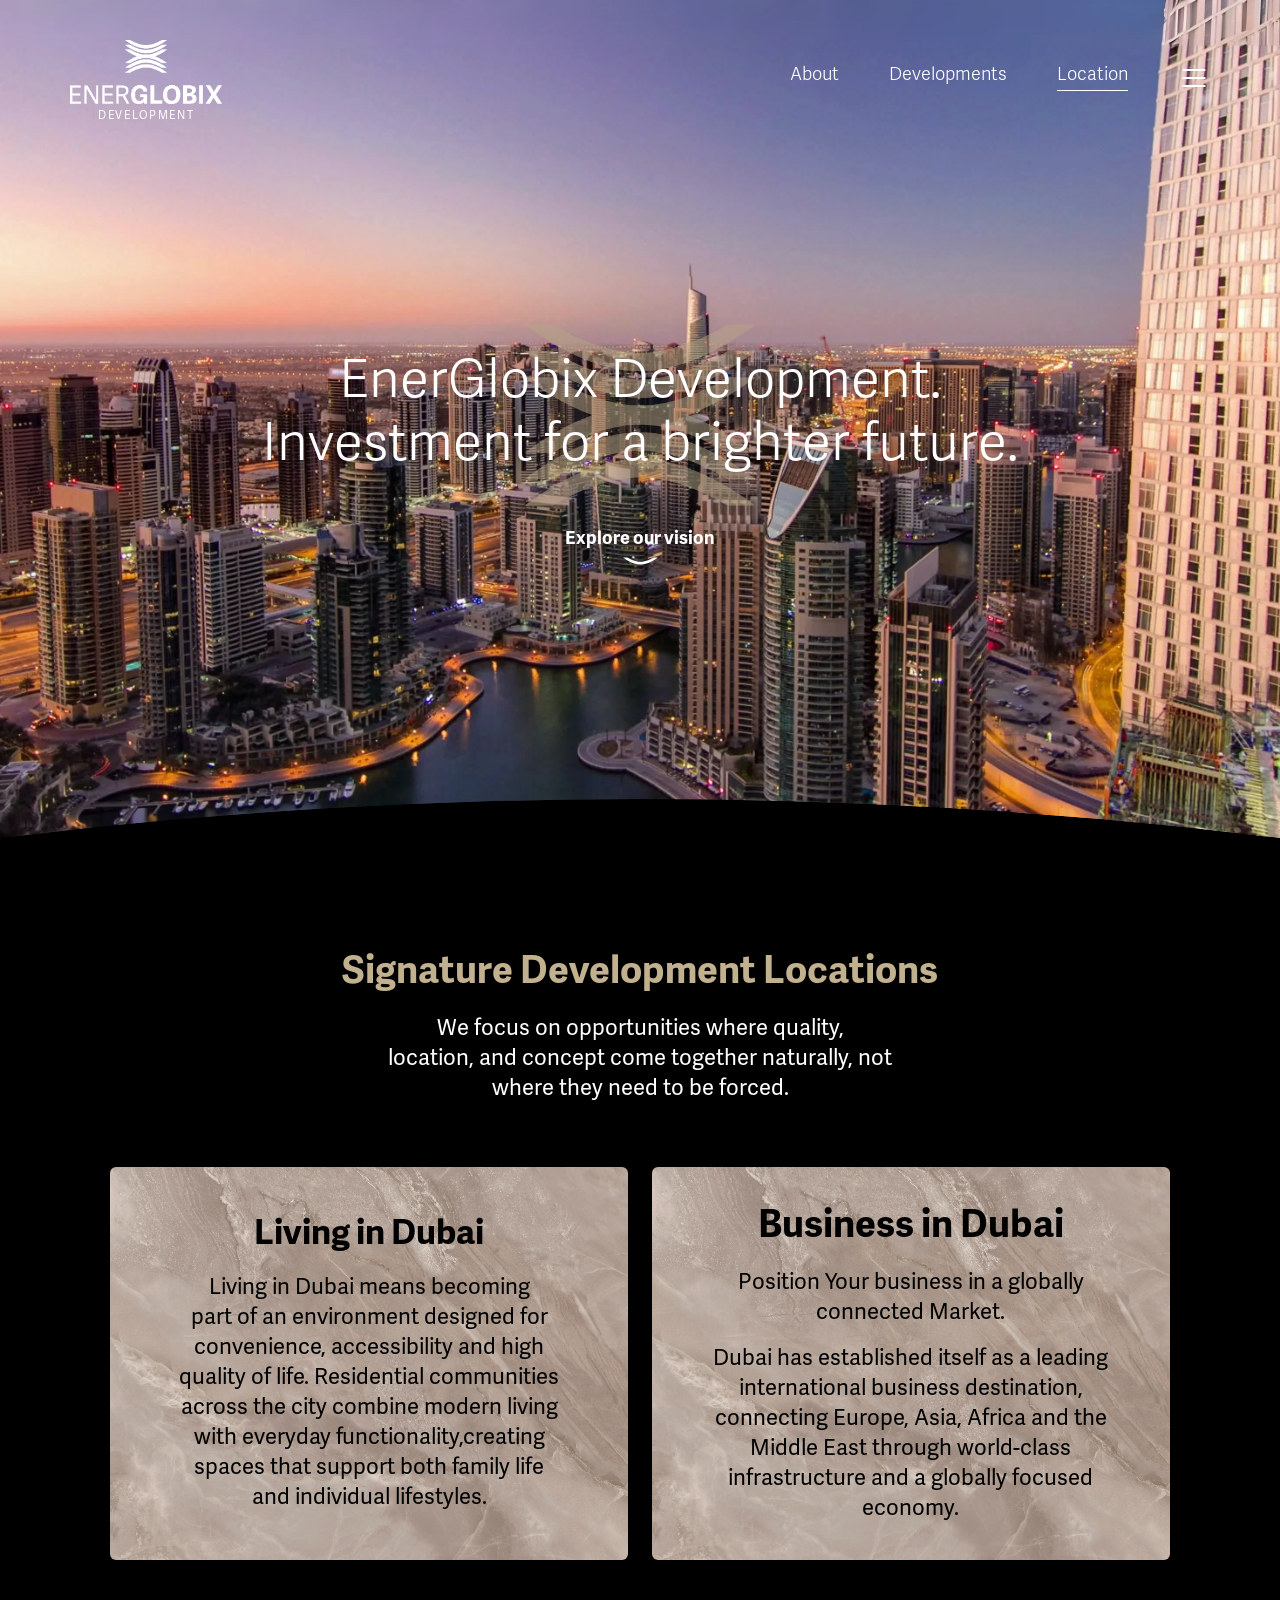
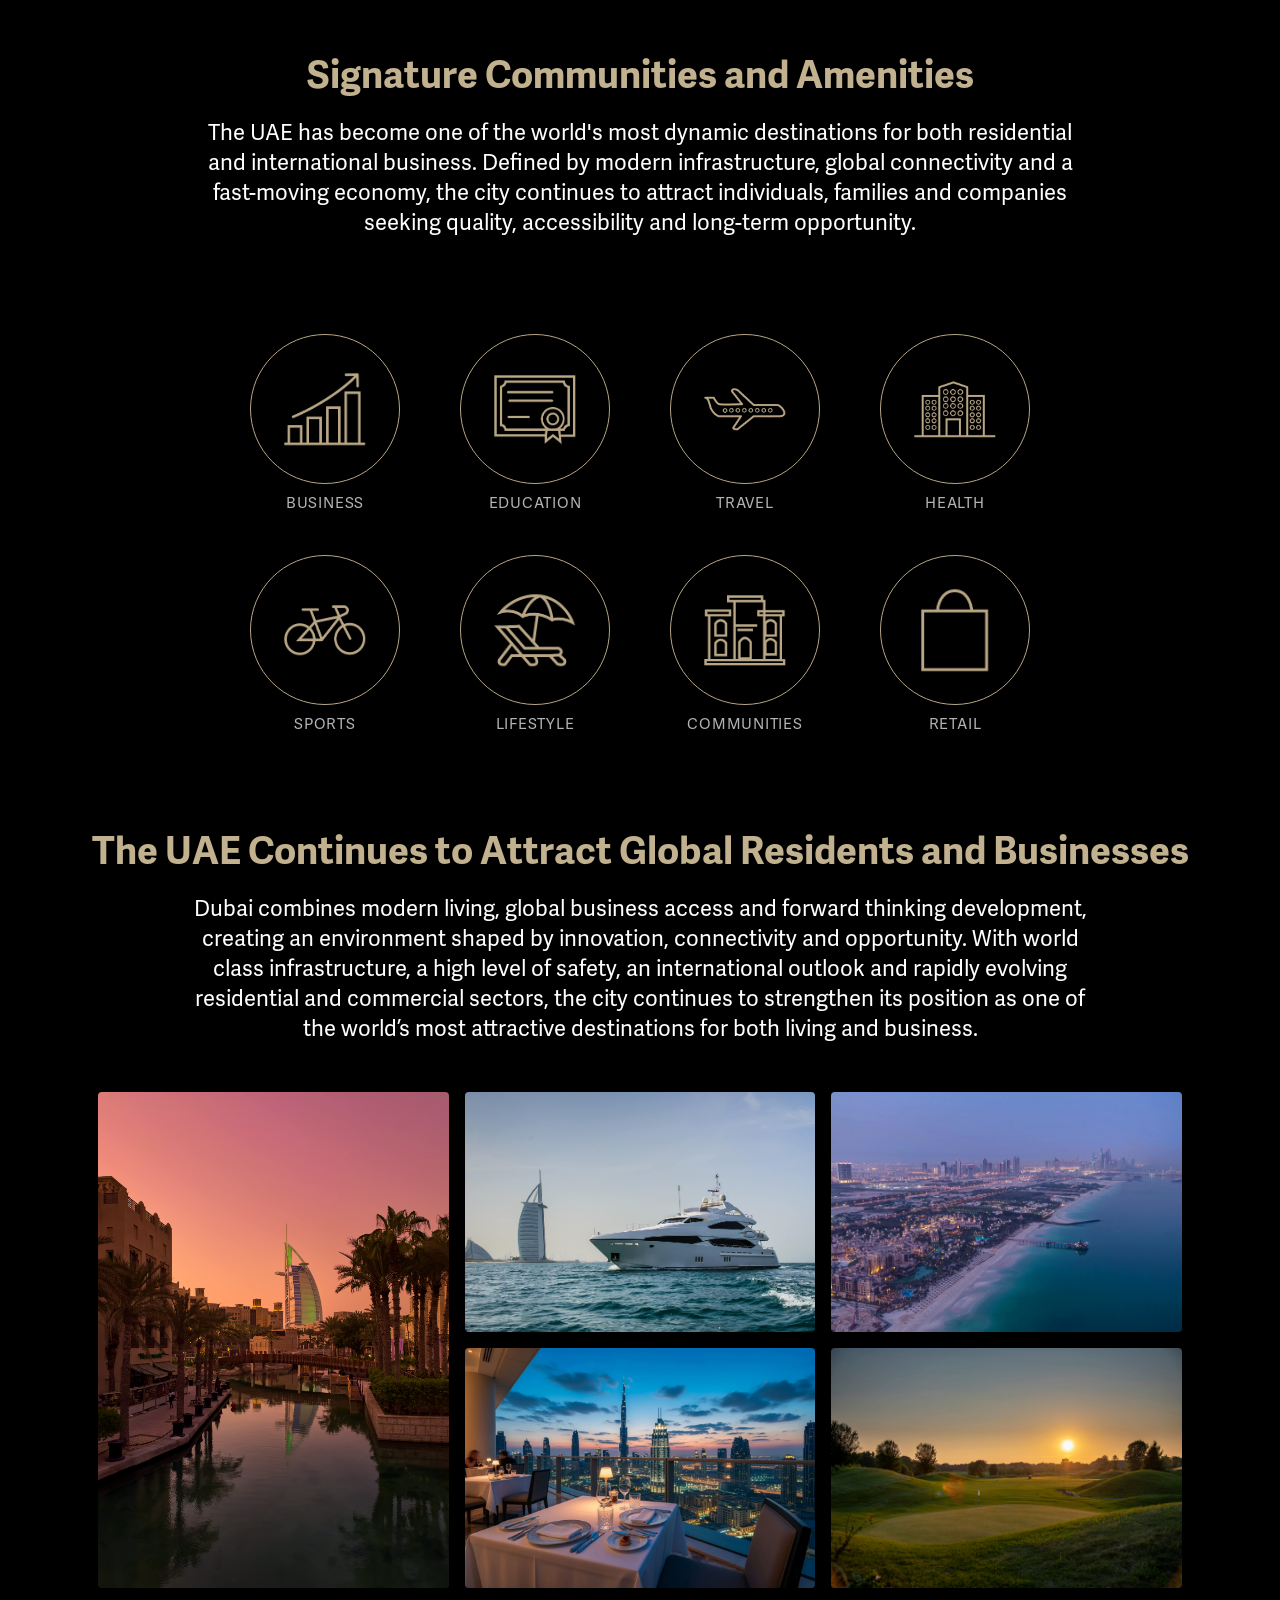
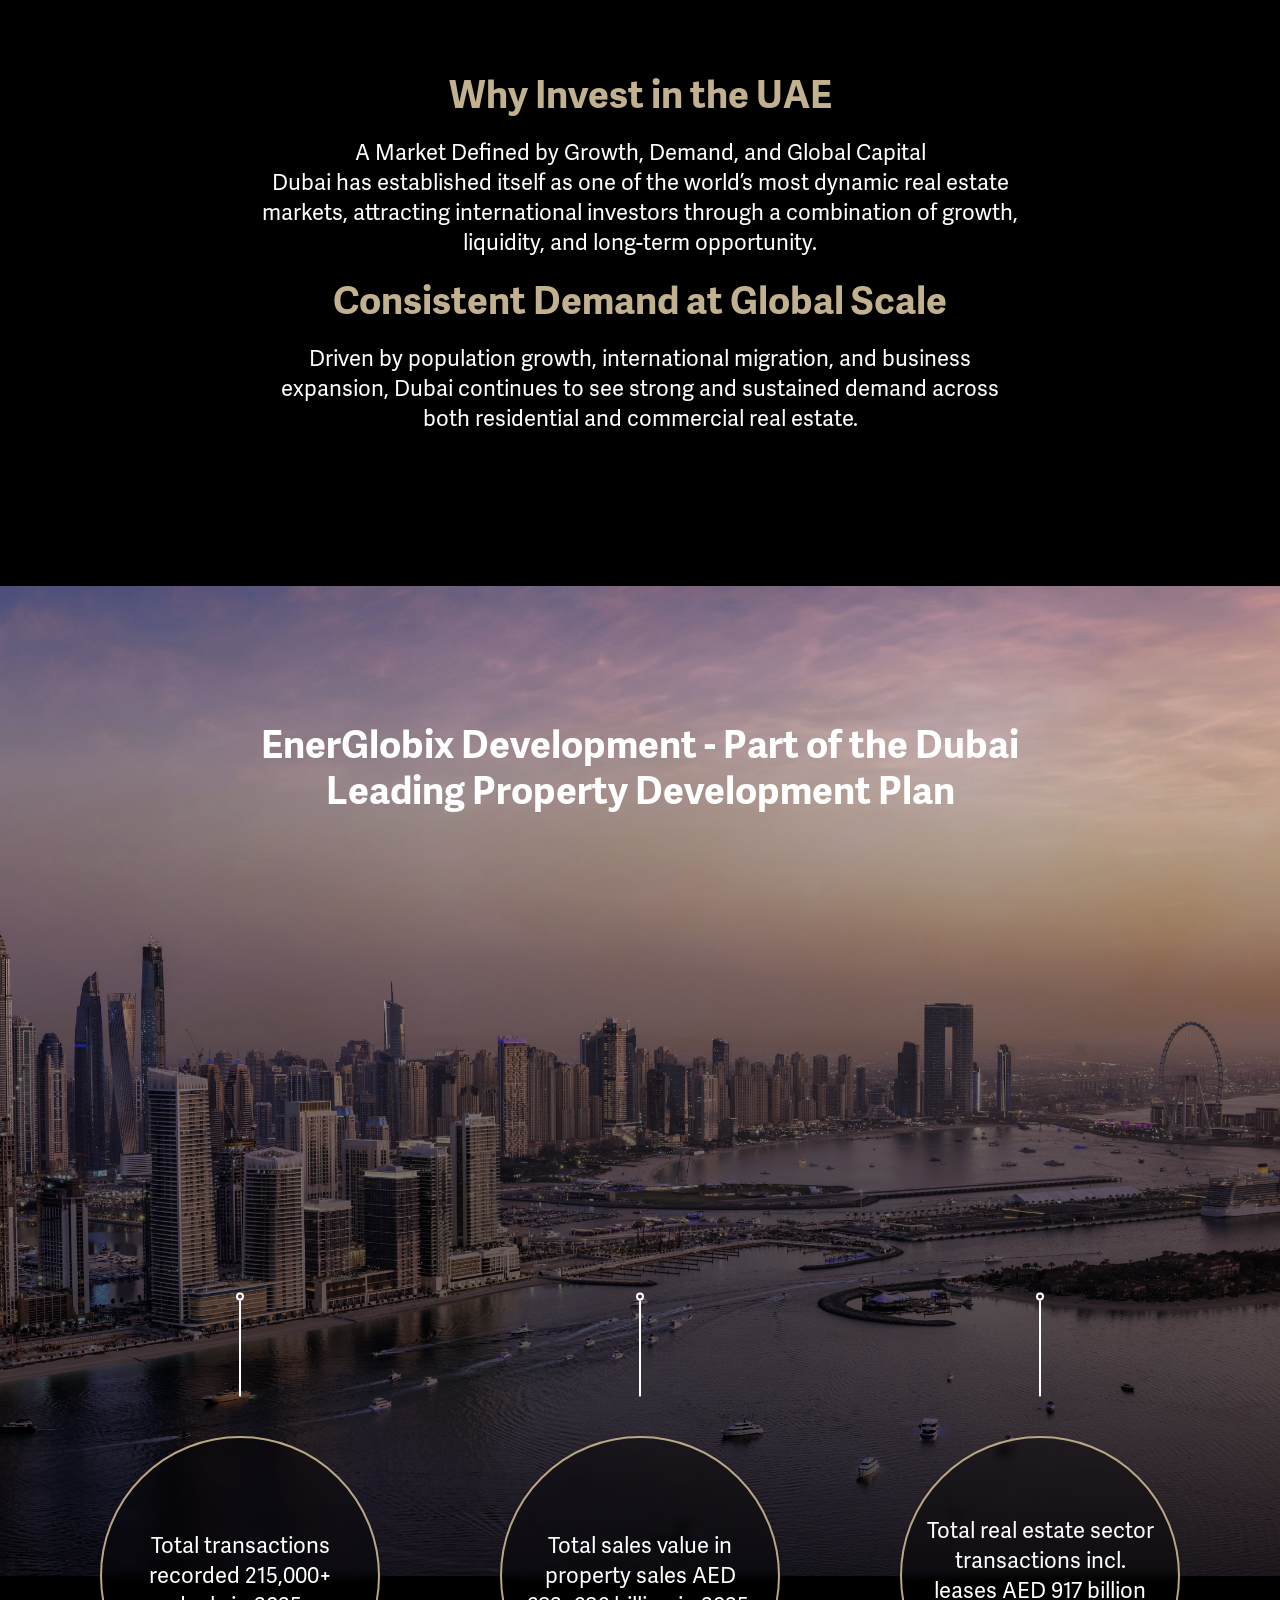
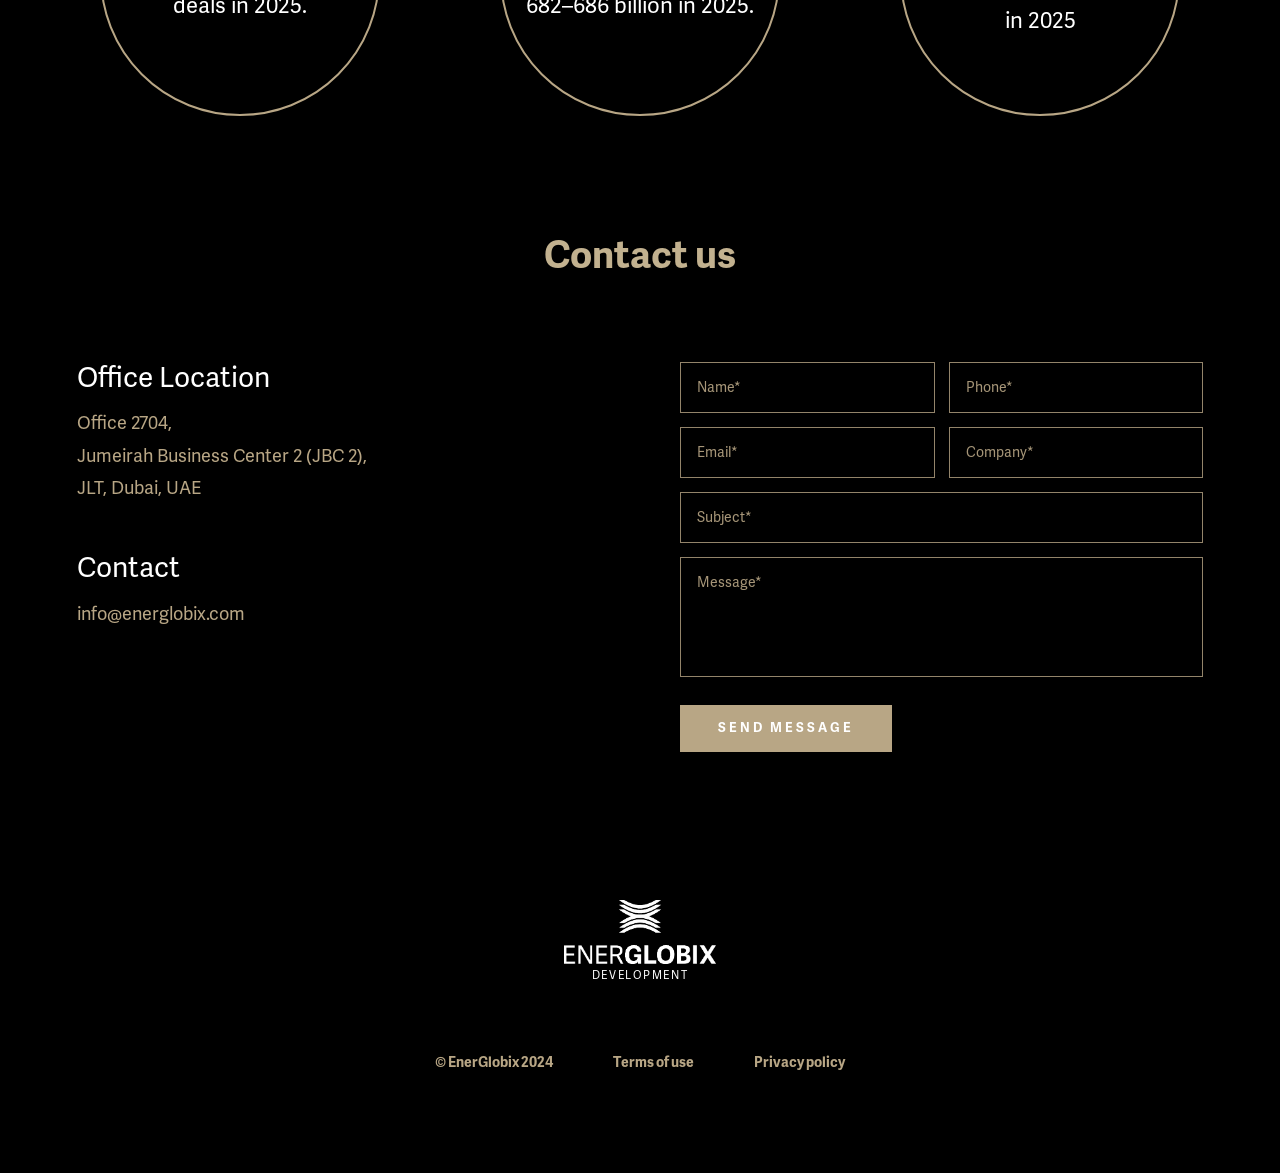
<file: invest.html>
<!doctype html>
<html lang="en">
  <head>
    <meta charset="UTF-8" />
    <meta name="viewport" content="width=device-width, initial-scale=1.0" />
    <title>EnerGlobix :: Home</title>

    <!-- Bootstrap -->
    <link
      href="https://cdn.jsdelivr.net/npm/bootstrap@5.3.3/dist/css/bootstrap.min.css"
      rel="stylesheet"
      integrity="sha384-QWTKZyjpPEjISv5WaRU9OFeRpok6YctnYmDr5pNlyT2bRjXh0JMhjY6hW+ALEwIH"
      crossorigin="anonymous"
    />

    <!-- Fontawesome -->
    <link
      rel="stylesheet"
      href="https://cdnjs.cloudflare.com/ajax/libs/font-awesome/6.0.0-beta3/css/all.min.css"
    />

    <!-- CSS -->
    <link rel="stylesheet" href="./assets/css/local.css" />
    <style>
      .description-link-custom {
        padding: 0.625rem 3rem;
        background-color: var(
          --color-beige-c,
          #dbd2c2
        ); /* fallback to gold-card if variable is missing */
        transition:
          background-color 0.3s ease,
          color 0.3s ease;
      }
      .description-link-custom:hover {
        background-color: #ffffff !important;
      }

      /* Circle Icons */
      .amenities-grid {
        display: grid;
        grid-template-columns: repeat(4, minmax(0, 1fr));
        gap: 2.5rem;
        max-width: 800px;
        margin-left: auto !important;
        margin-right: auto !important;
        justify-items: center;
        width: 100%;
      }
      @media (max-width: 768px) {
        .amenities-grid {
          grid-template-columns: repeat(2, minmax(0, 1fr));
          gap: 2rem;
          max-width: 400px;
        }
      }
      .amenity-item {
        width: 100%;
        max-width: 150px;
        display: flex;
        flex-direction: column;
        align-items: center;
      }
      .amenity-circle {
        width: 100%;
        max-width: 150px;
        aspect-ratio: 1;
        border: 1.5px solid var(--gold-color, #c5a880);
        border-radius: 50%;
        transition: all 0.3s cubic-bezier(0.25, 0.8, 0.25, 1);
        background-color: transparent;
        position: relative;
      }
      .amenity-circle:hover {
        border-color: #ffffff;
        background-color: rgba(197, 168, 128, 0.15);
        transform: translateY(-5px);
        box-shadow: 0 4px 20px rgba(197, 168, 128, 0.35);
      }
      .amenity-circle svg {
        transition: stroke 0.3s ease;
      }
      .amenity-circle:hover svg {
        stroke: #ffffff !important;
      }
      .amenity-circle img {
        position: absolute;
        top: 50%;
        left: 50%;
        transform: translate(-50%, -50%);
        width: 55%;
        height: 55%;
        object-fit: contain;
      }
      .amenity-title {
        font-size: 0.95rem;
        letter-spacing: 0.05em;
        text-transform: uppercase;
        color: rgba(255, 255, 255, 0.7);
        transition: color 0.3s ease;
      }
      .amenity-item:hover .amenity-title {
        color: var(--gold-color, #c5a880);
      }

      /* 5-Image Grid */
      .gallery-item {
        position: relative;
        overflow: hidden;
        border-radius: 4px;
        background-color: #1a1a1a;
        box-shadow: 0 4px 15px rgba(0, 0, 0, 0.3);
      }
      .gallery-item img {
        width: 100%;
        height: 100%;
        object-fit: cover;
        display: block;
        transition: transform 0.6s cubic-bezier(0.25, 1, 0.5, 1);
      }
      .gallery-item:hover img {
        transform: scale(1.05);
      }
      .gallery-item.landscape {
        height: 240px;
      }
      /* On mobile, stack everything and make all images the same height */
      @media (max-width: 767px) {
        .gallery-item.tall {
          height: 300px !important;
        }
        .gallery-item.landscape {
          height: 200px;
        }
      }
    </style>
  </head>

  <body>
    <!-- Loader -->
    <div id="loader" style="height: 100vh">
      <div class="d-flex justify-content-center align-items-center h-100">
        <div class="spinner-border" role="status">
          <span class="sr-only"></span>
        </div>
      </div>
    </div>

    <div id="main-content" style="display: none">
      <div class="navbar-container">
        <div class="energlobix__navbar">
          <a
            href="index.html"
            class="logo-container"
            style="text-decoration: none"
          >
            <img
              src="assets/Links/top-logo.png"
              alt="EnerGlobix Holdings"
              class="logo-img"
            />
            <div class="logo-subtitle">Development</div>
          </a>
          <div class="navbar-right-side">
            <div class="navlinks">
              <ul>
                <a href="who-we-are.html"><li>About</li></a>
                <a href="how-we-do-it.html"><li>Developments</li></a>
                <a href="invest.html"><li class="active">Location</li></a>
              </ul>
            </div>

            <!-- Hamburger Icon & Menu Dropdown Wrapper -->
            <div class="menu-wrapper">
              <button
                class="hamburger-btn"
                id="open-menu-btn"
                aria-label="Toggle navigation"
              >
                <svg fill="none" stroke="currentColor" viewBox="0 0 24 24">
                  <path
                    stroke-linecap="round"
                    stroke-linejoin="round"
                    stroke-width="1.5"
                    d="M4 6h16M4 12h16M4 18h16"
                  ></path>
                </svg>
              </button>

              <!-- Dropdown Menu / Sidebar -->
              <div class="nav-menu-container" id="nav-menu">
                <!-- Sidebar Close Button (only visible on mobile/tablet) -->
                <button
                  class="close-menu-btn"
                  id="close-menu-btn"
                  aria-label="Close navigation"
                >
                  <svg
                    fill="none"
                    stroke="currentColor"
                    viewBox="0 0 24 24"
                    width="24"
                    height="24"
                  >
                    <path
                      stroke-linecap="round"
                      stroke-linejoin="round"
                      stroke-width="1.5"
                      d="M6 18L18 6M6 6l12 12"
                    ></path>
                  </svg>
                </button>

                <ul class="nav-menu-list">
                  <li class="nav-menu-item has-submenu">
                    <a href="#" class="nav-menu-link toggle-submenu">
                      Development
                      <svg
                        class="submenu-arrow"
                        fill="none"
                        stroke="currentColor"
                        viewBox="0 0 24 24"
                        width="12"
                        height="12"
                      >
                        <path
                          stroke-linecap="round"
                          stroke-linejoin="round"
                          stroke-width="2"
                          d="M19 9l-7 7-7-7"
                        ></path>
                      </svg>
                    </a>
                    <ul class="nav-submenu">
                      <li>
                        <a href="index.html" class="submenu-link">Home</a>
                      </li>
                      <li>
                        <a href="who-we-are.html" class="submenu-link">About</a>
                      </li>
                      <li>
                        <a href="how-we-do-it.html" class="submenu-link"
                          >Developments</a
                        >
                      </li>
                      <li>
                        <a href="invest.html" class="submenu-link">Location</a>
                      </li>
                    </ul>
                  </li>

                  <li class="nav-menu-item">
                    <a
                      href="https://energlobix.com/holding/"
                      class="nav-menu-link"
                      >Holding</a
                    >
                  </li>

                  <li class="nav-menu-item">
                    <a
                      href="https://development-intro.kasehub.com/"
                      class="nav-menu-link"
                      >Main Menu</a
                    >
                  </li>
                </ul>
              </div>
            </div>
          </div>
        </div>
      </div>

      <div class="hero-slider-section">
        <div
          class="slide active"
          style="
            background-image: url(&quot;assets/Links/compressed-img/invest-hero.webp&quot;);
            background-size: cover;
            background-repeat: no-repeat;
            background-position: bottom;
          "
        >
          <div class="hero-content-wrapper">
            <div class="hero-mid-section">
              <img
                class="single-logo-transparent"
                src="assets/Links/single-logo-transparent.png"
                alt=""
              />
              <div class="hero-mid-section-content">
                <div class="hero-title font-adelle-sans-light">
                  EnerGlobix Development.
                </div>
                <div class="hero-title font-adelle-sans-light">
                  Investment for a brighter future.
                </div>
              </div>
            </div>

            <div class="hero-lower-section">
              <div class="">
                <a
                  class="energlobix__links font-adelle-sans-bold"
                  href="#about-us"
                >
                  <div class="energlobix__links font-adelle-sans-bold">
                    Explore our vision
                  </div>
                  <img src="assets/Links/arrow.svg" alt="" />
                </a>
              </div>
            </div>
          </div>
        </div>
      </div>

      <!-- About Section -->
      <div class="invest-about-section" style="background-position: top">
        <div id="about-us" class="oval-container">
          <div
            class="energlobix__title font-adelle-sans-bold text-center text-gold"
          >
            Signature Development Locations
          </div>

          <div
            class="container energlobix__text font-adelle-sans-regular mt-3 text-center text-white"
          >
            We focus on opportunities where quality,

            <br class="hide-on-mobile" />
            location, and concept come together naturally, not

            <br class="hide-on-mobile" />
            where they need to be forced.
          </div>

          <div class="row mt-5 mb-5 align-items-stretch">
            <div class="col-lg-6 col-md-6 col-sm-12 mt-3">
              <div class="about-us-card">
                <div
                  class="invest-bg d-flex flex-column justify-content-center align-items-center text-center p-4 p-md-5 rounded shadow-sm h-100"
                >
                  <h3
                    class="font-adelle-sans-bold mb-3 text-black no-pad energlobix__card-title"
                  >
                    Living in Dubai
                  </h3>
                  <p
                    style="margin-bottom: 0px !important"
                    class="text-black energlobix__text no-pad font-adelle-sans-regular"
                  >
                    Living in Dubai means becoming

                    <br class="hide-on-mobile" />
                    part of an environment designed for

                    <br class="hide-on-mobile" />

                    convenience, accessibility and high
                    <br class="hide-on-mobile" />
                    quality of life. Residential communities

                    <br class="hide-on-mobile" />
                    across the city combine modern living

                    <br class="hide-on-mobile" />

                    with everyday functionality,creating

                    <br class="hide-on-mobile" />
                    spaces that support both family life
                    <br class="hide-on-mobile" />
                    and individual lifestyles.
                  </p>
                </div>
              </div>
            </div>

            <div class="col-lg-6 col-md-6 col-sm-12 mt-3">
              <div class="about-us-card">
                <div
                  class="invest-bg d-flex flex-column justify-content-center align-items-center text-center p-3 px-5 rounded shadow-sm h-100"
                >
                  <h3
                    class="mb-3 text-black energlobix__title no-pad font-adelle-sans-bold"
                  >
                    Business in Dubai
                  </h3>
                  <p
                    class="mb-3 text-black energlobix__text no-pad font-adelle-sans-regular"
                  >
                    Position Your business in a globally
                    <br class="hide-on-mobile" />
                    connected Market.
                  </p>
                  <p
                    style="margin-bottom: 0px !important"
                    class="text-black energlobix__text no-pad font-adelle-sans-regular"
                  >
                    Dubai has established itself as a leading

                    <br class="hide-on-mobile" />
                    international business destination,
                    <br class="hide-on-mobile" />
                    connecting Europe, Asia, Africa and the

                    <br class="hide-on-mobile" />
                    Middle East through world-class infrastructure and a
                    globally focused economy.
                  </p>
                </div>
              </div>
            </div>
          </div>

          <!-- Signature Communities and Amenities Header -->
          <div
            class="energlobix__title font-adelle-sans-bold text-center mt-5 text-gold"
          >
            Signature Communities and Amenities
          </div>

          <div
            class="container energlobix__text font-adelle-sans-regular mt-3 text-center text-white"
            style="max-width: 900px"
          >
            The UAE has become one of the world's most dynamic destinations for
            both residential and international business. Defined by modern
            infrastructure, global connectivity and a fast-moving economy, the
            city continues to attract individuals, families and companies
            seeking quality, accessibility and long-term opportunity.
          </div>

          <!-- Circle Icons Section -->
          <div class="container my-5 py-5">
            <div class="amenities-grid">
              <!-- Item 1: Business -->
              <div class="amenity-item">
                <div
                  class="amenity-circle d-flex align-items-center justify-content-center"
                >
                  <img src="assets/Links/icons/icon-1.png" alt="Business" />
                </div>
                <div class="amenity-title font-adelle-sans-regular mt-2">
                  Business
                </div>
              </div>
              <!-- Item 2: Education -->
              <div class="amenity-item">
                <div
                  class="amenity-circle d-flex align-items-center justify-content-center"
                >
                  <img src="assets/Links/icons/icon-2.png" alt="Education" />
                </div>
                <div class="amenity-title font-adelle-sans-regular mt-2">
                  Education
                </div>
              </div>
              <!-- Item 3: Travel -->
              <div class="amenity-item">
                <div
                  class="amenity-circle d-flex align-items-center justify-content-center"
                >
                  <img src="assets/Links/icons/icon-3.png" alt="Travel" />
                </div>
                <div class="amenity-title font-adelle-sans-regular mt-2">
                  Travel
                </div>
              </div>
              <!-- Item 4: Health -->
              <div class="amenity-item">
                <div
                  class="amenity-circle d-flex align-items-center justify-content-center"
                >
                  <img src="assets/Links/icons/icon-4.png" alt="Health" />
                </div>
                <div class="amenity-title font-adelle-sans-regular mt-2">
                  Health
                </div>
              </div>
              <!-- Item 5: Sports -->
              <div class="amenity-item">
                <div
                  class="amenity-circle d-flex align-items-center justify-content-center"
                >
                  <img src="assets/Links/icons/icon-5.png" alt="Sports" />
                </div>
                <div class="amenity-title font-adelle-sans-regular mt-2">
                  Sports
                </div>
              </div>
              <!-- Item 6: Lifestyle -->
              <div class="amenity-item">
                <div
                  class="amenity-circle d-flex align-items-center justify-content-center"
                >
                  <img src="assets/Links/icons/icon-6.png" alt="Lifestyle" />
                </div>
                <div class="amenity-title font-adelle-sans-regular mt-2">
                  Lifestyle
                </div>
              </div>
              <!-- Item 7: Communities -->
              <div class="amenity-item">
                <div
                  class="amenity-circle d-flex align-items-center justify-content-center"
                >
                  <img src="assets/Links/icons/icon-7.png" alt="Communities" />
                </div>
                <div class="amenity-title font-adelle-sans-regular mt-2">
                  Communities
                </div>
              </div>
              <!-- Item 8: Retail -->
              <div class="amenity-item">
                <div
                  class="amenity-circle d-flex align-items-center justify-content-center"
                >
                  <img src="assets/Links/icons/icon-8.png" alt="Retail" />
                </div>
                <div class="amenity-title font-adelle-sans-regular mt-2">
                  Retail
                </div>
              </div>
            </div>
          </div>

          <!-- Second Section Header -->
          <div
            class="energlobix__title font-adelle-sans-bold text-center text-gold"
          >
            The UAE Continues to Attract Global Residents and Businesses
          </div>

          <div
            class="container energlobix__text font-adelle-sans-regular mt-3 text-center text-white"
            style="max-width: 950px"
          >
            Dubai combines modern living, global business access and forward
            thinking development, creating an environment shaped by innovation,
            connectivity and opportunity. With world class infrastructure, a
            high level of safety, an international outlook and rapidly evolving
            residential and commercial sectors, the city continues to strengthen
            its position as one of the world’s most attractive destinations for
            both living and business.
          </div>

          <!-- 5-Image Asymmetric Gallery Grid -->
          <div
            style="
              padding-left: 20px !important;
              padding-right: 20px !important;
            "
            class="container my-5 pb-4"
          >
            <div class="row g-3 align-items-stretch">
              <!-- Column 1: Tall image -->
              <div class="col-12 col-md-4">
                <div class="gallery-item tall h-100">
                  <img
                    src="assets/Links/compressed-img/location-col-1.jpg"
                    alt="Dubai Canal & Burj Al Arab"
                  />
                </div>
              </div>
              <!-- Column 2: Stacked landscape images -->
              <div class="col-12 col-md-4 d-flex flex-column gap-3">
                <div class="gallery-item landscape flex-grow-1">
                  <img
                    src="assets/Links/compressed-img/location-col-2.jpg"
                    alt="Luxury Yacht Dubai"
                  />
                </div>
                <div class="gallery-item landscape flex-grow-1">
                  <img
                    src="assets/Links/compressed-img/who-circle-4.webp"
                    alt="Dubai Dining View"
                  />
                </div>
              </div>
              <!-- Column 3: Stacked landscape images -->
              <div class="col-12 col-md-4 d-flex flex-column gap-3">
                <div class="gallery-item landscape flex-grow-1">
                  <img
                    src="assets/Links/compressed-img/location-col-3.jpg"
                    alt="Dubai Coastline Skyline"
                  />
                </div>
                <div class="gallery-item landscape flex-grow-1">
                  <img
                    src="assets/Links/compressed-img/who-circle-1.webp"
                    alt="Dubai Golf Course"
                  />
                </div>
              </div>
            </div>
          </div>

          <div
            class="energlobix__title font-adelle-sans-bold mt-3 text-center text-gold"
          >
            Why Invest in the UAE
          </div>

          <div
            class="container energlobix__text font-adelle-sans-regular mt-3 text-center text-white"
            style="max-width: 950px"
          >
            A Market Defined by Growth, Demand, and Global Capital
            <br class="hide-on-mobile" />

            Dubai has established itself as one of the world’s most dynamic real
            estate
            <br class="hide-on-mobile" />
            markets, attracting international investors through a combination of
            growth,
            <br class="hide-on-mobile" />
            liquidity, and long-term opportunity.
          </div>

          <div
            class="energlobix__title font-adelle-sans-bold text-center mt-4 text-gold"
          >
            Consistent Demand at Global Scale
          </div>

          <div
            class="container energlobix__text font-adelle-sans-regular mt-3 text-center text-white"
            style="max-width: 950px"
          >
            Driven by population growth, international migration, and business

            <br class="hide-on-mobile" />

            expansion, Dubai continues to see strong and sustained demand across

            <br class="hide-on-mobile" />
            both residential and commercial real estate.
          </div>
        </div>
      </div>

      <!-- How we do it Section -->
      <!-- Stats Section (Converted to Bootstrap) -->
      <section
        class="energlobix-stats-section section-bg position-relative d-flex flex-column px-3 px-md-4"
      >
        <!-- Gradient Overlay -->
        <div
          class="gradient-overlay position-absolute top-0 start-0 w-100 h-100 z-1"
        ></div>

        <!-- Heading -->
        <h1
          class="energlobix__title font-adelle-sans-bold stats-heading position-relative z-2 text-white text-center w-100 mx-auto"
        >
          EnerGlobix Development - Part of the Dubai
          <br class="hide-on-mobile" />
          Leading Property Development Plan
        </h1>
        <!-- Stats Grid -->
        <div class="stats-grid-container z-2">
          <div class="row justify-content-center gx-lg-5 gy-5">
            <!-- Stat 1 -->
            <div
              class="col-12 col-md-4 d-flex justify-content-center align-items-center"
            >
              <div
                class="stat-circle rounded-circle d-flex align-items-center justify-content-center position-relative p-4 p-lg-4 shadow-sm"
              >
                <div
                  class="connector-line d-none d-lg-flex flex-column align-items-center position-absolute"
                >
                  <div
                    class="connector-dot rounded-circle border border-white border-2"
                  ></div>
                  <div class="connector-path bg-white"></div>
                </div>
                <h1
                  class="energlobix__text font-adelle-sans-regular text-white text-center m-0"
                >
                  Total transactions recorded 215,000+ deals in 2025.
                </h1>
              </div>
            </div>

            <!-- Stat 2 -->
            <div
              class="col-12 col-md-4 d-flex justify-content-center align-items-center"
            >
              <div
                class="stat-circle rounded-circle d-flex align-items-center justify-content-center position-relative p-4 p-lg-4 shadow-sm"
              >
                <div
                  class="connector-line d-none d-lg-flex flex-column align-items-center position-absolute"
                >
                  <div
                    class="connector-dot rounded-circle border border-white border-2"
                  ></div>
                  <div class="connector-path bg-white"></div>
                </div>
                <h1
                  class="energlobix__text font-adelle-sans-regular text-white text-center m-0"
                >
                  Total sales value in property sales AED 682–686 billion in
                  2025.
                </h1>
              </div>
            </div>

            <!-- Stat 3 -->
            <div
              class="col-12 col-md-4 d-flex justify-content-center align-items-center"
            >
              <div
                class="stat-circle rounded-circle d-flex align-items-center justify-content-center position-relative p-4 p-lg-4 shadow-sm"
              >
                <div
                  class="connector-line d-none d-lg-flex flex-column align-items-center position-absolute"
                >
                  <div
                    class="connector-dot rounded-circle border border-white border-2"
                  ></div>
                  <div class="connector-path bg-white"></div>
                </div>
                <h1
                  class="energlobix__text font-adelle-sans-regular text-white text-center m-0"
                >
                  Total real estate sector transactions incl. leases AED 917
                  billion in 2025
                </h1>
              </div>
            </div>
          </div>
        </div>
      </section>

      <section
        id="section-contact"
        class="bg-black"
        style="padding-top: 260px; padding-bottom: 100px; min-height: 100vh"
      >
        <div class="container contact-container">
          <!-- Heading -->
          <h1
            class="energlobix__title font-adelle-sans-bold text-center text-gold"
            style="font-weight: bold"
          >
            Contact us
          </h1>

          <!-- Main Row -->
          <div class="contact-layout">
            <!-- LEFT -->
            <div class="contact-info">
              <div class="mb-5">
                <h2 class="contact-side-title font-adelle-sans-regular">
                  Office Location
                </h2>

                <p class="contact-side-text font-adelle-sans-regular">
                  Office 2704,<br />
                  Jumeirah Business Center 2 (JBC 2),<br />
                  JLT, Dubai, UAE
                </p>
              </div>

              <div>
                <h2 class="contact-side-title font-adelle-sans-regular">
                  Contact
                </h2>

                <p class="contact-side-text font-adelle-sans-regular">
                  info@energlobix.com
                </p>
              </div>
            </div>

            <!-- RIGHT -->
            <div class="contact-form-wrapper">
              <div class="form-grid">
                <input type="text" placeholder="Name*" class="custom-input" />

                <input type="text" placeholder="Phone*" class="custom-input" />

                <input type="email" placeholder="Email*" class="custom-input" />

                <input
                  type="text"
                  placeholder="Company*"
                  class="custom-input"
                />
              </div>

              <input
                type="text"
                placeholder="Subject*"
                class="custom-input subject-input"
              />

              <textarea
                placeholder="Message*"
                class="custom-input custom-textarea"
              ></textarea>

              <button type="submit" class="contact-btn font-adelle-sans-bold">
                SEND MESSAGE
              </button>
            </div>
          </div>

          <!-- Footer -->
          <div class="contact-footer">
            <a
              href="index.html"
              class="logo-container"
              style="text-decoration: none"
            >
              <img
                src="assets/Links/top-logo.png"
                alt="EnerGlobix Holdings"
                class="logo-img"
              />
              <div class="logo-subtitle">Development</div>
            </a>

            <div class="footer-links-wrapper">
              <h4 class="footer-link-text">© EnerGlobix 2024</h4>

              <h4 class="footer-link-text footer-link-hover">Terms of use</h4>

              <h4 class="footer-link-text footer-link-hover">Privacy policy</h4>
            </div>
          </div>
        </div>
      </section>
    </div>

    <button id="backToTopBtn"><i class="fas fa-arrow-up"></i></button>

    <!-- Boostrap JS -->
    <script
      src="https://cdn.jsdelivr.net/npm/bootstrap@5.3.3/dist/js/bootstrap.bundle.min.js"
      integrity="sha384-YvpcrYf0tY3lHB60NNkmXc5s9fDVZLESaAA55NDzOxhy9GkcIdslK1eN7N6jIeHz"
      crossorigin="anonymous"
    ></script>

    <!-- Javascript -->
    <script src="assets/js/script.js"></script>

    <script>
      // Loader hiding is now handled by the image preloader in script.js

      // Accordion Functionality
      function toggleAccordion(item) {
        const content = item.querySelector(".approach-accordion-body");
        const isOpen = item.getAttribute("data-open") === "true";

        // Close other items
        document
          .querySelectorAll(".approach-accordion-item")
          .forEach((other) => {
            if (other !== item) {
              other.setAttribute("data-open", "false");
              const otherBody = other.querySelector(".approach-accordion-body");
              if (otherBody) {
                otherBody.style.maxHeight = "0";
                otherBody.style.opacity = "0";
              }
              const otherIcon = other.querySelector(".approach-accordion-icon");
              if (otherIcon) {
                otherIcon.style.transform = "rotate(0deg)";
              }
            }
          });

        const icon = item.querySelector(".approach-accordion-icon");
        if (isOpen) {
          item.setAttribute("data-open", "false");
          if (content) {
            content.style.maxHeight = "0";
            content.style.opacity = "0";
          }
          if (icon) {
            icon.style.transform = "rotate(0deg)";
          }
        } else {
          item.setAttribute("data-open", "true");
          if (content) {
            content.style.maxHeight = content.scrollHeight + "px";
            content.style.opacity = "1";
          }
          if (icon) {
            icon.style.transform = "rotate(90deg)";
          }
        }
      }

      // Mobile Menu Toggle
      function toggleMobileMenu() {
        const menu = document.querySelector(".navlinks-mobile");
        menu.classList.toggle("active");
      }

      // Dynamic padding logic for accordion div
      document.addEventListener("DOMContentLoaded", () => {
        const approachAccordion = document.getElementById("approach-accordion");
        const sectionApproachInner = document.getElementById(
          "section-approach-inner",
        );
        const sectionSignature = document.getElementById("section-signature");

        if (approachAccordion && sectionApproachInner && sectionSignature) {
          const adjustOverlapPadding = () => {
            const isMobile = window.innerWidth < 1024;
            const gap = 112; // 28 in tailwind unit
            const topOffset = isMobile ? 100 : 140; // matches -mt-[100px] and -mt-[140px]

            // We don't add halfHeight because the accordion is not absolute
            sectionApproachInner.style.paddingBottom = `${gap}px`;
            sectionSignature.style.paddingTop = `${topOffset + gap}px`;
          };

          const resizeObserver = new ResizeObserver(() => {
            adjustOverlapPadding();
          });

          resizeObserver.observe(approachAccordion);
          window.addEventListener("resize", adjustOverlapPadding);

          // Initial calculation
          setTimeout(adjustOverlapPadding, 100);
        }
      });
    </script>
  </body>
</html>
</file>
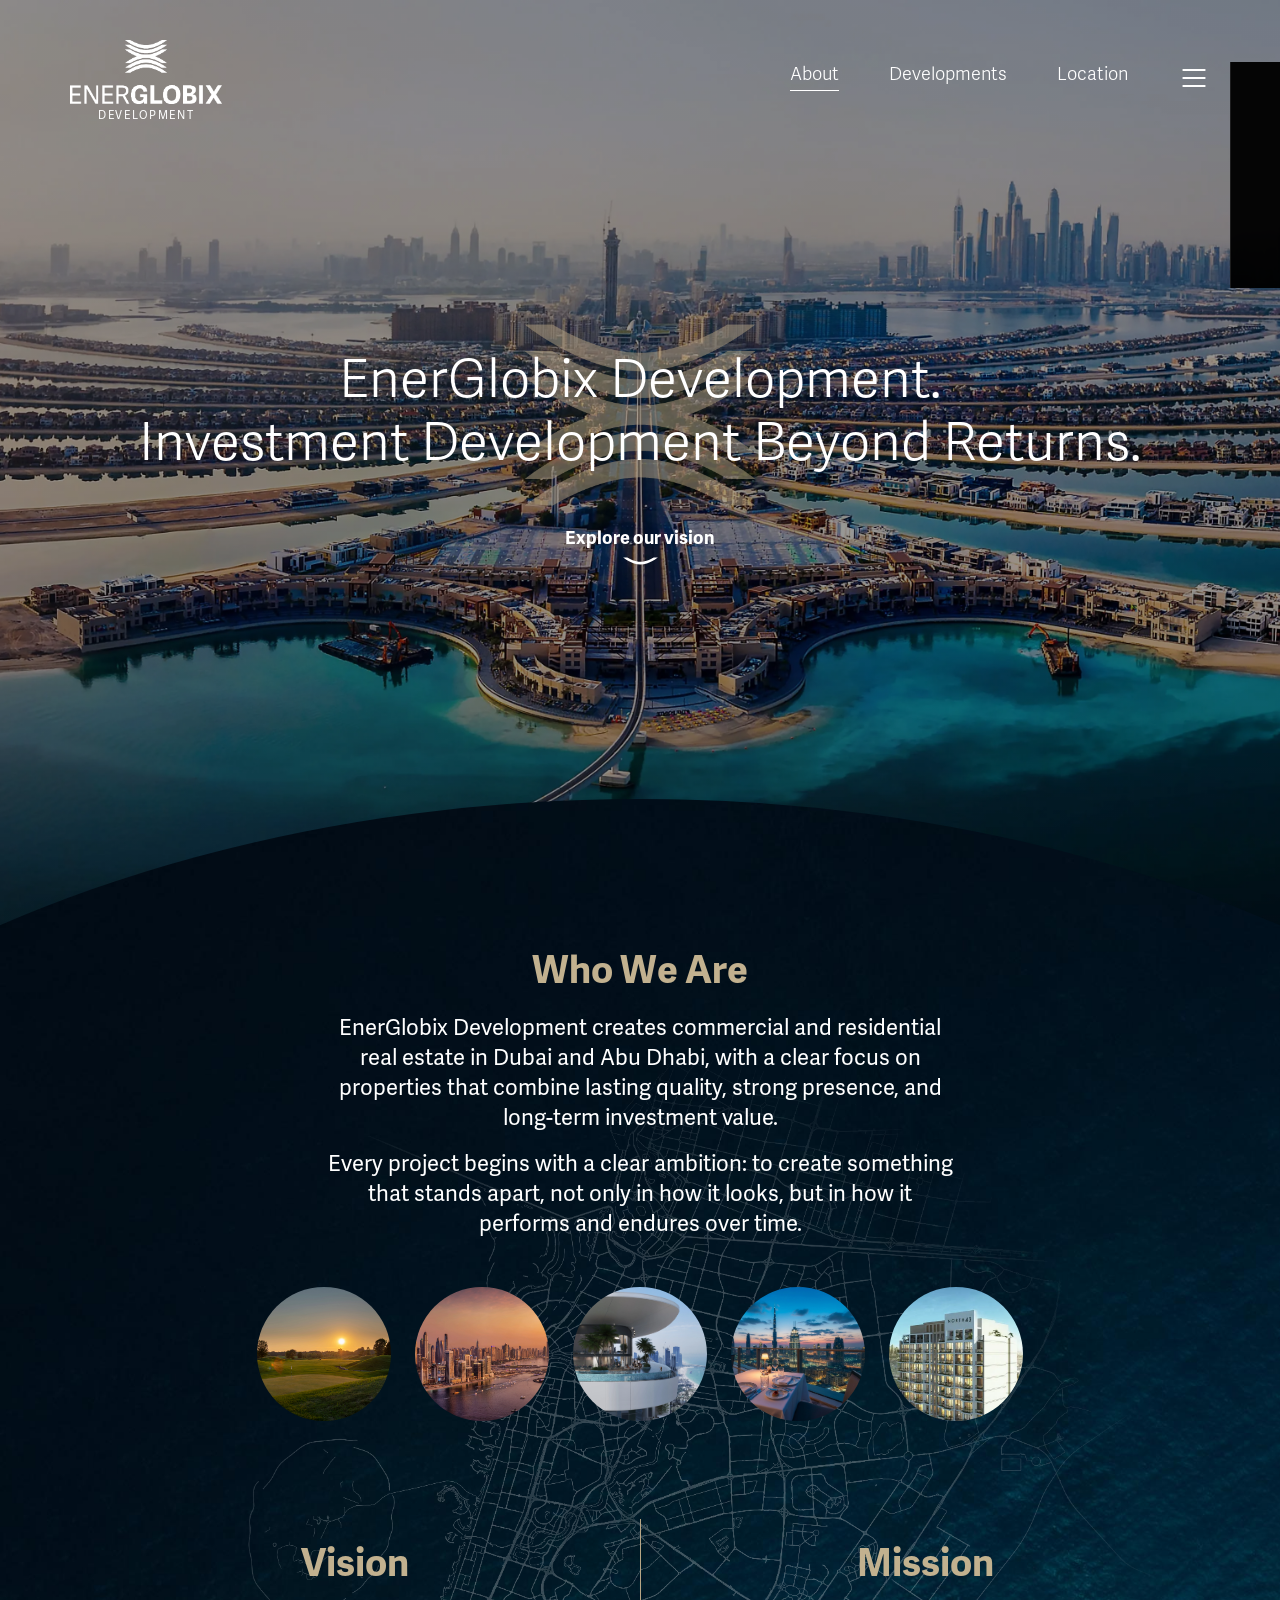
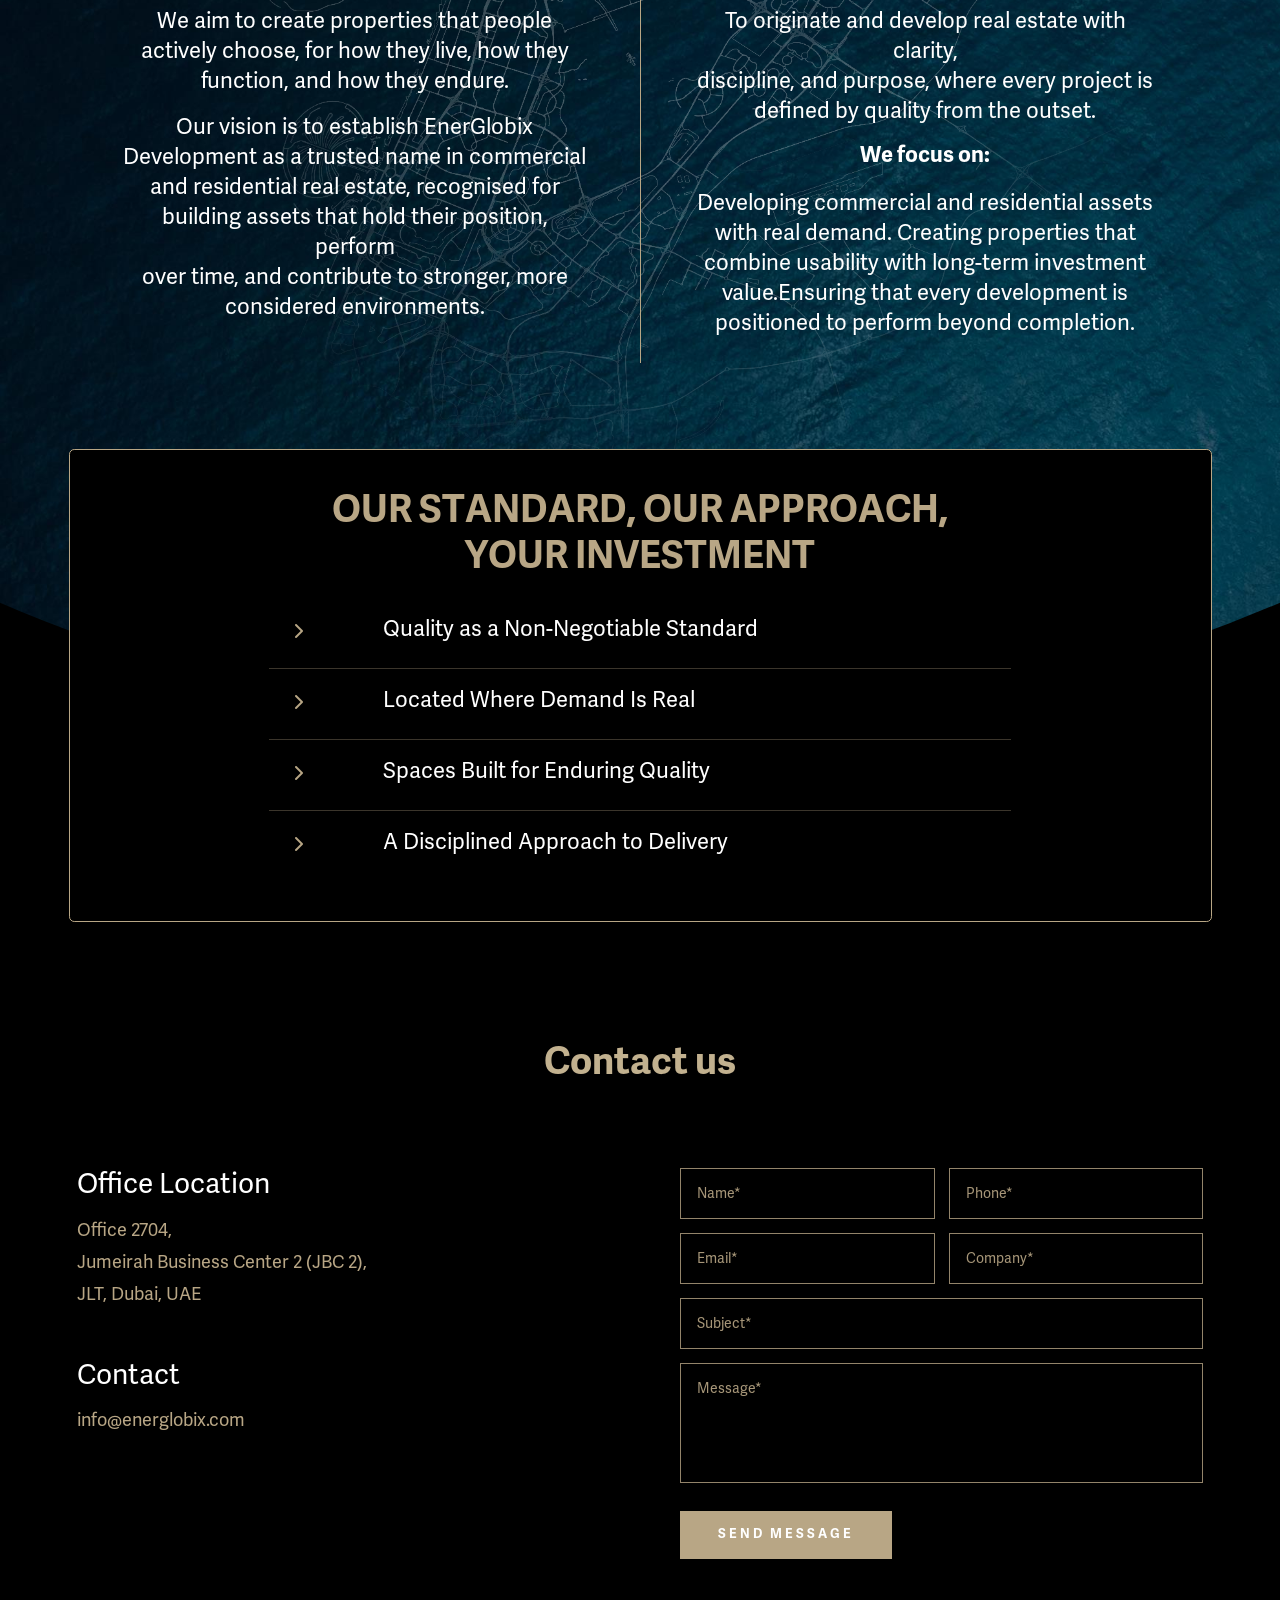
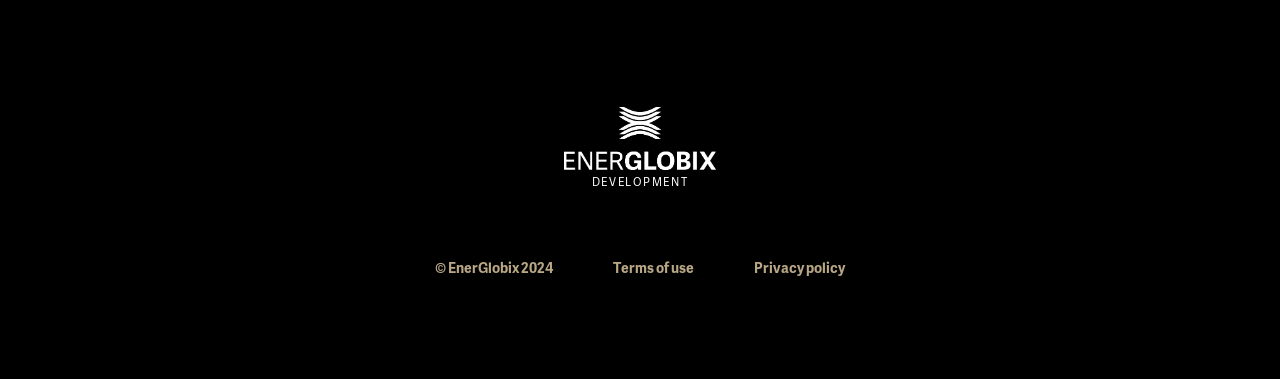
<file: who-we-are.html>
<!doctype html>
<html lang="en">
  <head>
    <meta charset="UTF-8" />
    <meta name="viewport" content="width=device-width, initial-scale=1.0" />
    <title>EnerGlobix :: Home</title>

    <!-- Bootstrap -->
    <link
      href="https://cdn.jsdelivr.net/npm/bootstrap@5.3.3/dist/css/bootstrap.min.css"
      rel="stylesheet"
      integrity="sha384-QWTKZyjpPEjISv5WaRU9OFeRpok6YctnYmDr5pNlyT2bRjXh0JMhjY6hW+ALEwIH"
      crossorigin="anonymous"
    />

    <!-- Fontawesome -->
    <link
      rel="stylesheet"
      href="https://cdnjs.cloudflare.com/ajax/libs/font-awesome/6.0.0-beta3/css/all.min.css"
    />

    <!-- CSS -->
    <link rel="stylesheet" href="./assets/css/local.css" />
    <style>
      .description-link-custom {
        padding: 0.625rem 3rem;
        background-color: var(
          --color-beige-c,
          #dbd2c2
        ); /* fallback to gold-card if variable is missing */
        transition:
          background-color 0.3s ease,
          color 0.3s ease;
      }
      .description-link-custom:hover {
        background-color: #ffffff !important;
      }
    </style>
  </head>

  <body>
    <!-- Loader -->
    <div id="loader" style="height: 100vh">
      <div class="d-flex justify-content-center align-items-center h-100">
        <div class="spinner-border" role="status">
          <span class="sr-only"></span>
        </div>
      </div>
    </div>

    <div id="main-content" style="display: none">
      <div class="navbar-container">
        <div class="energlobix__navbar">
          <a
            href="index.html"
            class="logo-container"
            style="text-decoration: none"
          >
            <img
              src="assets/Links/top-logo.png"
              alt="EnerGlobix Holdings"
              class="logo-img"
            />
            <div class="logo-subtitle">Development</div>
          </a>
          <div class="navbar-right-side">
            <div class="navlinks">
              <ul>
                <a href="who-we-are.html"><li class="active">About</li></a>
                <a href="how-we-do-it.html"><li>Developments</li></a>
                <a href="invest.html"><li>Location</li></a>
              </ul>
            </div>

            <!-- Hamburger Icon & Menu Dropdown Wrapper -->
            <div class="menu-wrapper">
              <button
                class="hamburger-btn"
                id="open-menu-btn"
                aria-label="Toggle navigation"
              >
                <svg fill="none" stroke="currentColor" viewBox="0 0 24 24">
                  <path
                    stroke-linecap="round"
                    stroke-linejoin="round"
                    stroke-width="1.5"
                    d="M4 6h16M4 12h16M4 18h16"
                  ></path>
                </svg>
              </button>

              <!-- Dropdown Menu / Sidebar -->
              <div class="nav-menu-container" id="nav-menu">
                <!-- Sidebar Close Button (only visible on mobile/tablet) -->
                <button
                  class="close-menu-btn"
                  id="close-menu-btn"
                  aria-label="Close navigation"
                >
                  <svg
                    fill="none"
                    stroke="currentColor"
                    viewBox="0 0 24 24"
                    width="24"
                    height="24"
                  >
                    <path
                      stroke-linecap="round"
                      stroke-linejoin="round"
                      stroke-width="1.5"
                      d="M6 18L18 6M6 6l12 12"
                    ></path>
                  </svg>
                </button>

                <ul class="nav-menu-list">
                  <li class="nav-menu-item has-submenu">
                    <a href="#" class="nav-menu-link toggle-submenu">
                      Development
                      <svg
                        class="submenu-arrow"
                        fill="none"
                        stroke="currentColor"
                        viewBox="0 0 24 24"
                        width="12"
                        height="12"
                      >
                        <path
                          stroke-linecap="round"
                          stroke-linejoin="round"
                          stroke-width="2"
                          d="M19 9l-7 7-7-7"
                        ></path>
                      </svg>
                    </a>
                    <ul class="nav-submenu">
                      <li>
                        <a href="index.html" class="submenu-link">Home</a>
                      </li>
                      <li>
                        <a href="who-we-are.html" class="submenu-link">About</a>
                      </li>
                      <li>
                        <a href="how-we-do-it.html" class="submenu-link"
                          >Developments</a
                        >
                      </li>
                      <li>
                        <a href="invest.html" class="submenu-link">Location</a>
                      </li>
                    </ul>
                  </li>

                  <li class="nav-menu-item">
                    <a
                      href="https://energlobix.com/holding/"
                      class="nav-menu-link"
                      >Holding</a
                    >
                  </li>

                  <li class="nav-menu-item">
                    <a
                      href="https://development-intro.kasehub.com/"
                      class="nav-menu-link"
                      >Main Menu</a
                    >
                  </li>
                </ul>
              </div>
            </div>
          </div>
        </div>
      </div>

      <div class="hero-slider-section">
        <div
          class="slide active"
          style="
            background-image:
              linear-gradient(rgba(0, 0, 0, 0.4), rgba(0, 0, 0, 0.4)),
              url(&quot;assets/Links/compressed-img/who-we-are-hero.webp&quot;);
            background-size: cover;
            background-repeat: no-repeat;
            background-position: bottom;
          "
        >
          <div class="hero-content-wrapper">
            <div class="hero-mid-section">
              <img
                class="single-logo-transparent"
                src="assets/Links/single-logo-transparent.png"
                alt=""
              />
              <div class="hero-mid-section-content">
                <div class="hero-title font-adelle-sans-light">
                  EnerGlobix Development.
                </div>
                <div class="hero-title font-adelle-sans-light">
                  Investment Development Beyond Returns.
                </div>
              </div>
            </div>

            <div class="hero-lower-section">
              <div class="">
                <a
                  class="energlobix__links font-adelle-sans-bold"
                  href="#about-us"
                >
                  <div class="energlobix__links font-adelle-sans-bold">
                    Explore our vision
                  </div>
                  <img src="assets/Links/arrow.svg" alt="" />
                </a>
              </div>
            </div>
          </div>
        </div>
      </div>

      <!-- About Section -->
      <div class="who-we-are-about-section" style="background-position: top">
        <img
          class="dubai-skeleton-overlay"
          src="assets/Links/compressed-img/dubai-skeleton.png"
          alt="Dubai Skeleton Map Overlay"
        />
        <div id="about-us" class="oval-container who-we-are-top-card">
          <div
            class="energlobix__title font-adelle-sans-bold text-center text-gold"
          >
            Who We Are
          </div>

          <div
            class="container energlobix__text font-adelle-sans-regular mt-3 text-center text-white"
          >
            EnerGlobix Development creates commercial and residential

            <br class="hide-on-mobile" />
            real estate in Dubai and Abu Dhabi, with a clear focus on

            <br class="hide-on-mobile" />
            properties that combine lasting quality, strong presence, and

            <br class="hide-on-mobile" />
            long-term investment value.
          </div>

          <div
            class="container energlobix__text font-adelle-sans-regular mt-3 text-center text-white"
          >
            Every project begins with a clear ambition: to create something

            <br class="hide-on-mobile" />
            that stands apart, not only in how it looks, but in how it

            <br class="hide-on-mobile" />
            performs and endures over time.
          </div>

          <div class="container mt-5">
            <div
              class="d-flex justify-content-center align-items-center flex-wrap gap-4 gap-md-3 gap-lg-4"
            >
              <div class="circle-placeholder circle-1"></div>
              <div class="circle-placeholder circle-2"></div>
              <div class="circle-placeholder circle-3"></div>
              <div class="circle-placeholder circle-4"></div>
              <div class="circle-placeholder circle-5"></div>
            </div>
          </div>

          <div class="latest-news-section mt-5 container no-border">
            <div class="latest-news">
              <div class="news-title">
                <div
                  class="energlobix__title font-adelle-sans-bold no-pad text-gold text-center"
                >
                  Vision
                </div>
              </div>
              <div
                class="energlobix__text font-adelle-sans-regular no-pad mt-3 text-center text-white"
              >
                We aim to create properties that people

                <br class="hide-on-mobile" />
                actively choose, for how they live, how they
                <br class="hide-on-mobile" />
                function, and how they endure.
              </div>

              <div
                class="energlobix__text font-adelle-sans-regular no-pad mt-3 text-center text-white"
              >
                Our vision is to establish EnerGlobix

                <br class="hide-on-mobile" />
                Development as a trusted name in commercial

                <br class="hide-on-mobile" />
                and residential real estate, recognised for

                <br class="hide-on-mobile" />
                building assets that hold their position, perform

                <br class="hide-on-mobile" />
                over time, and contribute to stronger, more

                <br class="hide-on-mobile" />
                considered environments.
              </div>
            </div>

            <div class="vertical-divider"></div>

            <div class="latest-news">
              <div class="news-title">
                <div
                  class="energlobix__title font-adelle-sans-bold no-pad text-gold text-center"
                >
                  Mission
                </div>
              </div>
              <div
                class="energlobix__text font-adelle-sans-regular mt-3 no-pad text-center text-white"
              >
                To originate and develop real estate with clarity,

                <br class="hide-on-mobile" />
                discipline, and purpose, where every project is

                <br class="hide-on-mobile" />
                defined by quality from the outset.
              </div>

              <div
                class="energlobix__text font-adelle-sans-bold mt-3 no-pad text-center text-white"
              >
                We focus on:
              </div>

              <div
                class="energlobix__text font-adelle-sans-regular mt-3 no-pad text-center text-white"
              >
                Developing commercial and residential assets

                <br class="hide-on-mobile" />
                with real demand. Creating properties that

                <br class="hide-on-mobile" />
                combine usability with long-term investment

                <br class="hide-on-mobile" />
                value.Ensuring that every development is

                <br class="hide-on-mobile" />
                positioned to perform beyond completion.
              </div>
            </div>
          </div>
        </div>
      </div>

      <section
        id="section-contact"
        class="black-section"
        style="padding-bottom: 100px"
      >
        <!-- Overlapping Accordion -->
        <div
          id="approach-overlap-container"
          class="approach-overlap-container"
          style="position: relative; z-index: 10"
        >
          <div class="row justify-content-center">
            <div class="col-lg-12 col-md-12 col-sm-12">
              <div
                id="approach-accordion"
                class="approach-accordion-card gold-border"
                style="margin-top: 0"
              >
                <h1
                  class="energlobix__title no-pad font-adelle-sans-bold text-center"
                >
                  OUR STANDARD, OUR APPROACH,<br class="hide-on-mobile" />
                  YOUR INVESTMENT
                </h1>
                <div class="approach-accordion-list">
                  <!-- Accordion Item 1 -->
                  <div
                    class="approach-accordion-item"
                    onclick="toggleAccordion(this)"
                  >
                    <div class="approach-accordion-header">
                      <span class="approach-accordion-icon">
                        <i
                          class="fa-solid fa-chevron-right text-xl lg:text-2xl"
                        ></i>
                      </span>
                      <h3
                        class="text-white energlobix__text no-pad font-adelle-sans-regular tracking-wide"
                      >
                        Quality as a Non-Negotiable Standard
                      </h3>
                    </div>
                    <div class="approach-accordion-body">
                      <p
                        class="energlobix__card-text no-pad font-adelle-sans-regular approach-accordion-text font-adelle-sans-light"
                      >
                        We maintain the highest standards of construction and
                        design, ensuring that every project reflects our
                        commitment to excellence and durability.
                      </p>
                    </div>
                  </div>

                  <!-- Accordion Item 2 -->
                  <div
                    class="approach-accordion-item has-border-top"
                    onclick="toggleAccordion(this)"
                  >
                    <div class="approach-accordion-header">
                      <span class="approach-accordion-icon">
                        <i
                          class="fa-solid fa-chevron-right text-xl lg:text-2xl"
                        ></i>
                      </span>
                      <h3
                        class="text-white energlobix__text no-pad font-adelle-sans-regular tracking-wide"
                      >
                        Located Where Demand Is Real
                      </h3>
                    </div>
                    <div class="approach-accordion-body">
                      <p
                        class="energlobix__card-text no-pad font-adelle-sans-regular approach-accordion-text font-adelle-sans-light"
                      >
                        Strategic investment in high-growth areas where market
                        demand is proven and sustainable for long-term returns.
                      </p>
                    </div>
                  </div>

                  <!-- Accordion Item 3 -->
                  <div
                    class="approach-accordion-item has-border-top"
                    onclick="toggleAccordion(this)"
                  >
                    <div class="approach-accordion-header">
                      <span class="approach-accordion-icon">
                        <i
                          class="fa-solid fa-chevron-right text-xl lg:text-2xl"
                        ></i>
                      </span>
                      <h3
                        class="text-white energlobix__text no-pad font-adelle-sans-regular tracking-wide"
                      >
                        Spaces Built for Enduring Quality
                      </h3>
                    </div>
                    <div class="approach-accordion-body">
                      <p
                        class="energlobix__card-text no-pad font-adelle-sans-regular approach-accordion-text font-adelle-sans-light"
                      >
                        Our properties are designed to appreciate over time,
                        combining aesthetic appeal with functional longevity.
                      </p>
                    </div>
                  </div>

                  <!-- Accordion Item 4 -->
                  <div
                    class="approach-accordion-item has-border-top"
                    onclick="toggleAccordion(this)"
                  >
                    <div class="approach-accordion-header">
                      <span class="approach-accordion-icon">
                        <i
                          class="fa-solid fa-chevron-right text-xl lg:text-2xl"
                        ></i>
                      </span>
                      <h3
                        class="text-white energlobix__text no-pad font-adelle-sans-regular tracking-wide"
                      >
                        A Disciplined Approach to Delivery
                      </h3>
                    </div>
                    <div class="approach-accordion-body">
                      <p
                        class="energlobix__card-text no-pad font-adelle-sans-regular approach-accordion-text font-adelle-sans-light"
                      >
                        Rigorous analysis and conservative financial modeling
                        guide every decision we make in the development process.
                      </p>
                    </div>
                  </div>
                </div>
              </div>
            </div>
          </div>
        </div>

        <div class="container contact-container">
          <!-- Heading -->
          <h1
            class="energlobix__title font-adelle-sans-bold text-center text-gold"
            style="font-weight: bold"
          >
            Contact us
          </h1>

          <!-- Main Row -->
          <div class="contact-layout">
            <!-- LEFT -->
            <div class="contact-info">
              <div class="mb-5">
                <h2 class="contact-side-title font-adelle-sans-regular">
                  Office Location
                </h2>

                <p class="contact-side-text font-adelle-sans-regular">
                  Office 2704,<br />
                  Jumeirah Business Center 2 (JBC 2),<br />
                  JLT, Dubai, UAE
                </p>
              </div>

              <div>
                <h2 class="contact-side-title font-adelle-sans-regular">
                  Contact
                </h2>

                <p class="contact-side-text font-adelle-sans-regular">
                  info@energlobix.com
                </p>
              </div>
            </div>

            <!-- RIGHT -->
            <div class="contact-form-wrapper">
              <div class="form-grid">
                <input type="text" placeholder="Name*" class="custom-input" />

                <input type="text" placeholder="Phone*" class="custom-input" />

                <input type="email" placeholder="Email*" class="custom-input" />

                <input
                  type="text"
                  placeholder="Company*"
                  class="custom-input"
                />
              </div>

              <input
                type="text"
                placeholder="Subject*"
                class="custom-input subject-input"
              />

              <textarea
                placeholder="Message*"
                class="custom-input custom-textarea"
              ></textarea>

              <button type="submit" class="contact-btn font-adelle-sans-bold">
                SEND MESSAGE
              </button>
            </div>
          </div>

          <!-- Footer -->
          <div class="contact-footer">
            <a
              href="index.html"
              class="logo-container"
              style="text-decoration: none"
            >
              <img
                src="assets/Links/top-logo.png"
                alt="EnerGlobix Holdings"
                class="logo-img"
              />
              <div class="logo-subtitle">Development</div>
            </a>

            <div class="footer-links-wrapper">
              <h4 class="footer-link-text">© EnerGlobix 2024</h4>

              <h4 class="footer-link-text footer-link-hover">Terms of use</h4>

              <h4 class="footer-link-text footer-link-hover">Privacy policy</h4>
            </div>
          </div>
        </div>
      </section>
    </div>

    <button id="backToTopBtn"><i class="fas fa-arrow-up"></i></button>

    <!-- Boostrap JS -->
    <script
      src="https://cdn.jsdelivr.net/npm/bootstrap@5.3.3/dist/js/bootstrap.bundle.min.js"
      integrity="sha384-YvpcrYf0tY3lHB60NNkmXc5s9fDVZLESaAA55NDzOxhy9GkcIdslK1eN7N6jIeHz"
      crossorigin="anonymous"
    ></script>

    <!-- Javascript -->
    <script src="assets/js/script.js"></script>

    <script>
      // Loader hiding is now handled by the image preloader in script.js

      // Accordion Functionality
      function toggleAccordion(item) {
        const content = item.querySelector(".approach-accordion-body");
        const isOpen = item.getAttribute("data-open") === "true";

        // Close other items
        document
          .querySelectorAll(".approach-accordion-item")
          .forEach((other) => {
            if (other !== item) {
              other.setAttribute("data-open", "false");
              const otherBody = other.querySelector(".approach-accordion-body");
              if (otherBody) {
                otherBody.style.maxHeight = "0";
                otherBody.style.opacity = "0";
              }
              const otherIcon = other.querySelector(".approach-accordion-icon");
              if (otherIcon) {
                otherIcon.style.transform = "rotate(0deg)";
              }
            }
          });

        const icon = item.querySelector(".approach-accordion-icon");
        if (isOpen) {
          item.setAttribute("data-open", "false");
          if (content) {
            content.style.maxHeight = "0";
            content.style.opacity = "0";
          }
          if (icon) {
            icon.style.transform = "rotate(0deg)";
          }
        } else {
          item.setAttribute("data-open", "true");
          if (content) {
            content.style.maxHeight = content.scrollHeight + "px";
            content.style.opacity = "1";
          }
          if (icon) {
            icon.style.transform = "rotate(90deg)";
          }
        }
      }

      document.addEventListener("DOMContentLoaded", () => {
        const approachAccordion = document.getElementById("approach-accordion");
        const overlapContainer = document.getElementById(
          "approach-overlap-container",
        );
        const topCard = document.getElementById("about-us");
        const sectionContact = document.getElementById("section-contact");

        if (
          approachAccordion &&
          overlapContainer &&
          topCard &&
          sectionContact
        ) {
          const adjustLayout = () => {
            const isMobile = window.innerWidth < 1024;

            if (isMobile) {
              // MOBILE & TABLET: Settle the accordion inside the blue section
              if (overlapContainer.parentElement !== topCard) {
                topCard.appendChild(overlapContainer);
              }
              overlapContainer.classList.remove("container");
              overlapContainer.style.setProperty(
                "margin-top",
                "60px",
                "important",
              );
              overlapContainer.style.setProperty(
                "margin-bottom",
                "0px",
                "important",
              );

              // Fix the deep curve by making the vertical radius fixed!
              // This prevents the curve from becoming a massive U-shape when the section gets tall.
              const curveOverlay = document.querySelector(
                ".about-section .curve-overlay",
              );
              if (curveOverlay) {
                curveOverlay.style.setProperty(
                  "border-radius",
                  "50% / 150px",
                  "important",
                );
              }

              // Give the top section some breathing room at the bottom
              topCard.style.setProperty("padding-bottom", "80px", "important");

              // Ensure the black section overlaps naturally to hide the white corners of the SVG curve
              sectionContact.style.removeProperty("margin-top");

              const contactInner =
                sectionContact.querySelector(".contact-container");
              if (contactInner) {
                contactInner.style.removeProperty("margin-top");
                contactInner.style.removeProperty("position");
                contactInner.style.removeProperty("z-index");
              }

              // Use 400px padding: 280px to counteract the -280px margin-top, plus 120px spacing (as in index.html)
              sectionContact.style.setProperty(
                "padding-top",
                "400px",
                "important",
              );
            } else {
              // Reset the curve on desktop
              const curveOverlay = document.querySelector(
                ".about-section .curve-overlay",
              );
              if (curveOverlay) {
                curveOverlay.style.removeProperty("border-radius");
              }
              overlapContainer.classList.remove("container");
              // DESKTOP: Keep the overlapping half-and-half design
              if (overlapContainer.parentElement !== sectionContact) {
                sectionContact.insertBefore(
                  overlapContainer,
                  sectionContact.firstChild,
                );
              }

              const accordionHeight = approachAccordion.offsetHeight;
              const halfHeight = accordionHeight / 2;

              overlapContainer.style.setProperty(
                "margin-top",
                `-${halfHeight}px`,
                "important",
              );
              topCard.style.setProperty(
                "padding-bottom",
                `${halfHeight + 80}px`,
                "important",
              );
              overlapContainer.style.setProperty(
                "margin-bottom",
                `120px`,
                "important",
              );
              sectionContact.style.setProperty(
                "padding-top",
                "0px",
                "important",
              );
            }
          };

          // Recalculate on window resize
          window.addEventListener("resize", adjustLayout);

          // Use a ResizeObserver on the accordion to catch any layout shifts (only needed for desktop overlap math)
          const resizeObserver = new ResizeObserver(() => {
            if (window.innerWidth >= 1024) {
              adjustLayout();
            }
          });
          resizeObserver.observe(approachAccordion);

          // Initial calculation
          setTimeout(adjustLayout, 100);
        }
      });
    </script>
  </body>
</html>
</file>
<file: assets/css/local.css>
@font-face {
  font-family: "MinionPro-Regular";
  src: url("../fonts/MinionPro-Regular.otf");
  /* IE9 Compat Modes */
  font-weight: normal;
  font-style: normal;
}

@font-face {
  font-family: "Adelle-Sans-Bold";
  src: url("../fonts/Adelle-Sans-Bold.otf");
  /* IE9 Compat Modes */
  font-weight: normal;
  font-style: normal;
}

@font-face {
  font-family: "Adelle-Sans-Light";
  src: url("../fonts/Adelle-Sans-Light.otf");
  /* IE9 Compat Modes */
  font-weight: normal;
  font-style: normal;
}

@font-face {
  font-family: "Adelle-Sans-Regular";
  src: url("../fonts/fonnts.com-Adelle_Sans_ARA_Regular.otf");
  /* IE9 Compat Modes */
  font-weight: 400;
  font-style: normal;
}

.font-minion-pro {
  font-family: "MinionPro-Regular", serif !important;
}

.font-adelle-sans-bold {
  font-family: "Adelle-Sans-Bold", sans-serif !important;
}

.font-adelle-sans-light {
  font-family: "Adelle-Sans-Light", sans-serif !important;
}

.font-adelle-sans-regular {
  font-family: "Adelle-Sans-Regular", sans-serif !important;
}

:root {
  --color-gold-card: #dbd2c2;
  --color-beige-c: rgb(194, 177, 143);
  --color-beige-dark: #dcc59d;
  --gold-color: rgb(184, 166, 133);
  --black-color: rgb(3, 12, 21);
  --dark-blue-color: rgb(25, 45, 80);
  --dark-blue-color-2: rgb(20, 39, 62);
  --light-blue-color: rgb(113, 152, 188);
  --dark-green-color: #0e230a;
  --light-green-color: rgb(47, 70, 30);
  --color-orange: #e38b1a;
}

.bg-card-gold {
  background-color: var(--color-gold-card) !important;
}

.bg-light-green {
  background-color: var(--light-green-color);
  background-color: var(--light-green-color);
}

.bg-dark-green {
  background-color: var(--dark-green-color);
}

.bg-dark-blue {
  background-color: var(--dark-blue-color);
}

.bg-dark-blue-2 {
  background-color: var(--dark-blue-color-2);
}

.bg-light-blue {
  background-color: var(--light-blue-color);
}

.bg-gold-color {
  background-color: var(--gold-color);
}

@media (max-width: 576px) {
  .hide-on-mobile {
    display: none;
  }

  .container {
    padding-left: 35px;
    padding-right: 35px;
  }
}

a:link {
  text-decoration: none;
}

a:visited {
  text-decoration: none;
}

a:hover {
  text-decoration: none;
}

a:active {
  text-decoration: none;
}

.row {
  margin-left: 0 !important;
  margin-right: 0 !important;
}

.hero-and-about {
  height: max-content;
}

/* Type Faces */
/* Base styles */
.energlobix__title {
  font-family: "Adelle-Sans-Bold", sans-serif;
  font-size: 38px;
  line-height: 46px;
}

/* .energlobix__text {
    font-family: 'Adelle-Sans-Light', sans-serif;
    font-size: 28px;
    line-height: 36px;
} */

.energlobix__text {
  /* font-family: 'Adelle-Sans-Light', sans-serif; */
  font-family: "Adelle-Sans-Regular", sans-serif;
  font-size: 22px;
  line-height: 30px;
}

.energlobix__text_2 {
  /* font-family: 'Adelle-Sans-Light', sans-serif; */
  font-family: "Adelle-Sans-Regular", sans-serif;
  font-size: 22px;
  line-height: 32px;
}

.energlobix__text__reduce_by_1 {
  font-family: "Adelle-Sans-Light", sans-serif;
  font-size: 27px !important;
  line-height: 35px !important;
}

.energlobix__text__reduce_by_2 {
  font-family: "Adelle-Sans-Light", sans-serif;
  font-size: 26px !important;
  line-height: 34px !important;
}

.energlobix__text__subtitle {
  /* font-family: 'Adelle-Sans-Light', sans-serif;
    font-size: 22px;
    line-height: 36px; */

  font-family: "Adelle-Sans-Regular", sans-serif;
  font-size: 22px;
  line-height: 30px;
}

@media (max-width: 576px) {
  .energlobix__text__subtitle {
    font-family: "Adelle-Sans-Regular", sans-serif;
    font-size: 22px;
    line-height: 36px;

    /* font-family: 'Adelle-Sans-Regular', sans-serif;
        font-size: 26px;
        line-height: 34px; */
  }
}

.energlobix__point {
  font-family: "Adelle-Sans-Light", sans-serif;
  font-size: 17px;
  line-height: 20.6px;
}

.energlobix__links {
  font-family: "Adelle-Sans-Bold", sans-serif;
  font-size: 18px !important;
  line-height: 21.6px !important;
  text-decoration: none;
}

.read-more-arrow2 {
  width: 35px;
}

.energlobix__card-title {
  font-family: "Adelle-Sans-Bold", sans-serif;
  font-size: 34.575px;
  line-height: 41.89px;
}

.energlobix__card-title-2 {
  font-family: "Adelle-Sans-Bold", sans-serif;
  font-size: 27px;
  line-height: 32.4px;
}

.energlobix__card-text {
  font-family: "Adelle-Sans-Regular", sans-serif;
  font-size: 18.81px;
  line-height: 22.81px;
}

/* Styles for iPads (75% of the original size) */
@media (max-width: 1024px) {
  .energlobix__title {
    font-size: calc(38px * 0.75);
    line-height: calc(46px * 0.75);
  }

  .energlobix__text {
    font-size: calc(28px * 0.75);
    line-height: calc(36px * 0.75);
  }

  .energlobix__text_2 {
    font-size: calc(22px * 1);
    line-height: calc(32px * 1);
  }

  .energlobix__links {
    font-size: calc(18px * 0.75) !important;
    line-height: calc(21.6px * 0.75) !important;
  }

  .energlobix__card-title {
    font-size: calc(34.575px * 0.75);
    line-height: calc(41.89px * 0.75);
  }

  .energlobix__card-text {
    font-size: calc(28px * 0.75);
    line-height: calc(36px * 0.75);
  }
}

/* Styles for mobiles (50% of the original size) */
@media (max-width: 576px) {
  .energlobix__title,
  .energlobix__text,
  .energlobix__text_2,
  .energlobix__text__subtitle,
  .energlobix__text__reduce_by_1,
  .energlobix__text__reduce_by_2,
  .energlobix__card-title,
  .energlobix__card-title-2,
  .energlobix__card-text,
  .common-heading {
    padding-left: 35px !important;
    padding-right: 35px !important;
  }

  .card-content-2 .energlobix__card-title {
    padding-left: 0px !important;
    padding-right: 0px !important;
  }

  .card-content-2 .energlobix__card-text {
    padding-left: 0px !important;
    padding-right: 0px !important;
  }

  .energlobix__title {
    /* font-size: calc(38px * 0.60);
        line-height: calc(46px * 0.60); */

    font-size: calc(34.575px * 0.75);
    line-height: calc(41.89px * 0.75);
  }

  .energlobix__text {
    font-size: calc(28px * 0.6);
    line-height: calc(36px * 0.6);
  }

  .energlobix__text_2 {
    font-size: calc(22px * 0.75);
    line-height: calc(32px * 0.75);
  }

  .energlobix__links {
    font-size: calc(18px * 0.75);
    line-height: calc(21.6px * 0.75);
  }

  .energlobix__card-title {
    font-size: calc(34.575px * 0.75);
    line-height: calc(41.89px * 0.75);
  }

  .energlobix__card-text {
    font-size: calc(28px * 0.6);
    line-height: calc(36px * 0.6);
  }
}

/* 3 Text colors */
.text-gold {
  color: var(--color-beige-c, #c2b18f);
}

.text-light-green {
  color: var(--light-green-color);
}

.text-dark-green {
  color: var(--dark-green-color);
}

.text-orange {
  color: var(--color-orange);
}

.text-blue {
  color: var(--dark-blue-color);
}

.text-light-blue {
  color: var(--light-blue-color);
}

html {
  scroll-behavior: smooth;
  overflow-x: hidden;
}

body {
  font-family: "MinionPro-Regular", sans-serif;
  margin: 0;
  overflow-x: hidden;
  background-color: #000 !important;
  width: 100%;
  max-width: 100%;
}

.color-test {
  color: var(--gold-color);
}

@media (min-width: 576px) {
  .navbar-container {
    max-width: 540px;
    width: 100%;
    margin: 0 auto;
    padding: 0 15px;
    position: relative;
    display: flex;
    justify-content: center;
  }
}

@media (min-width: 768px) {
  .navbar-container {
    max-width: 720px;
    width: 100%;
    margin: 0 auto;
    position: relative;
    display: flex;
    justify-content: center;
  }

  .curve-overlay {
    width: 250% !important;
  }
}

@media (min-width: 992px) {
  .navbar-container {
    max-width: 960px;
    width: 100%;
    margin: 0 auto;
    position: relative;
    display: flex;
    justify-content: center;
  }
}

@media (min-width: 1200px) {
  .navbar-container {
    max-width: 1140px;
    width: 100%;
    margin: 0 auto;
    position: relative;
    display: flex;
    justify-content: center;
  }
}

@media (min-width: 1400px) {
  .navbar-container {
    background: #000 !important;
    max-width: 1120px;
    width: 100%;
    margin: 0 auto;
    padding: 0 15px;
    position: relative;
    display: flex;
    justify-content: center;
    /* Center the content horizontally */
  }
}

@media (min-width: 1441px) {
  .navbar-container {
    max-width: 1320px;
    width: 100%;
  }
}

/* Base styles for the navbar */
.energlobix__navbar {
  display: flex;
  justify-content: space-between;
  align-items: center;
  align-items: center;
  padding: 2rem 0;
  padding-bottom: 0px !important;
  width: 100%;
  max-width: 1320px;
  position: absolute;
  top: 0;
  left: 0;
  right: 0;
  z-index: 999;
}

.logo-container {
        display: flex;
        flex-direction: column;
        align-items: center;
        pointer-events: auto;
        margin-top: 0.5rem; /* mt-2 */
      }

      .logo-img {
        height: 3.5rem; /* h-14 */
        object-fit: contain;
      }

      @media (min-width: 768px) {
        .logo-img {
          height: 4rem; /* md:h-16 */
        }
      }

.logo-subtitle {
        font-family: "Adelle-Sans-regular", sans-serif;
        color: white;
        font-size: 0.6rem;
        letter-spacing: 0.15em;
        font-weight: 400;
        margin-top: 0.25rem;
        text-transform: uppercase;
      }

      @media (min-width: 768px) {
        .logo-subtitle {
          font-size: 0.7rem;
        }
      }

.energlobix__navbar .logo {
  max-height: 76.058px;
  /* Adjust as needed */
}

.navlinks {
  display: flex;
  align-items: center;
}

.energlobix__navbar ul {
  list-style: none;
  display: flex;
  margin: 0;
  padding: 0;
  gap: 50px;
  font-family: "Adelle-Sans-Light", sans-serif;
  font-weight: 400;
  font-size: 18px;
  line-height: 21.8px;
}

.energlobix__navbar ul li {
  cursor: pointer;
  /* color: var(--gold-color); */
  /* color: rgb(184, 166, 133, 0.95); */
  color: white;
  text-decoration: none;
}

.energlobix__navbar .navlinks ul li.active {
  color: white;
  border-bottom: 0.5px solid #fff;
  padding-bottom: 3px;
}

.energlobix__navbar ul li:hover {
  color: #fff;
}

.navbar-right-side {
  display: flex;
  align-items: center;
  gap: 50px;
}

/* Hamburger Icon & Premium Dropdown Navigation Menu & Mobile Sidebar */
.hamburger-btn {
  background: none;
  border: none;
  color: #fff;
  padding: 0;
  cursor: pointer;
  pointer-events: auto;
  transition: color 0.15s ease-in-out;
}

.hamburger-btn:hover {
  color: #d1d5db;
}

.hamburger-btn svg {
  width: 2rem;
  height: 2rem;
}

.menu-wrapper {
  position: relative;
  pointer-events: auto;
}

.nav-menu-container {
  position: fixed;
  top: 0;
  right: -320px;
  /* hidden off-screen by default on mobile */
  width: 300px;
  height: 100vh;
  background-color: rgba(0, 0, 0, 0.96);
  backdrop-filter: blur(12px);
  border-left: 1px solid rgba(255, 255, 255, 0.1);
  z-index: 1000;
  display: flex;
  flex-direction: column;
  padding: 2rem 1.5rem;
  transition: right 0.4s cubic-bezier(0.4, 0, 0.2, 1);
  pointer-events: none;
  overflow-y: auto;
  box-sizing: border-box;
}

.nav-menu-container.active {
  right: 0;
  /* slide in on mobile */
  pointer-events: auto;
}

.close-menu-btn {
  align-self: flex-end;
  background: none;
  border: none;
  color: #fff;
  cursor: pointer;
  padding: 0.5rem;
  margin-bottom: 1.5rem;
  transition: color 0.15s ease-in-out;
}

.close-menu-btn:hover {
  color: #c2b18f;
}

/* Desktop dropdown styling */
@media (min-width: 992px) {
  .nav-menu-container {
    position: absolute !important;
    top: 100% !important;
    right: 0 !important;
    left: auto !important;
    width: 250px !important;
    height: auto !important;
    background-color: rgba(0, 0, 0, 0.95) !important;
    backdrop-filter: blur(8px) !important;
    border: 1px solid rgba(255, 255, 255, 0.1) !important;
    border-radius: 0.5rem !important;
    z-index: 1000 !important;
    padding: 0.5rem 0 !important;
    opacity: 0 !important;
    visibility: hidden !important;
    transform: translateY(-10px) !important;
    transition: all 0.3s cubic-bezier(0.4, 0, 0.2, 1) !important;
    overflow-y: visible !important;
    /* to allow submenus to fly out */
  }

  .nav-menu-container.active {
    opacity: 1 !important;
    visibility: visible !important;
    transform: translateY(0) !important;
    pointer-events: auto !important;
  }

  .close-menu-btn {
    display: none !important;
  }
}

.nav-menu-list {
  list-style: none !important;
  padding: 0 !important;
  margin: 0 !important;
  display: flex !important;
  flex-direction: column !important;
  gap: 0 !important;
  width: 100% !important;
}

.nav-menu-item {
  margin: 0 !important;
  width: 100% !important;
  text-align: left !important;
  padding: 0 !important;
}

.nav-menu-link {
  color: #fff !important;
  font-size: 0.9rem !important;
  font-weight: 400 !important;
  letter-spacing: 0.1em !important;
  text-decoration: none !important;
  text-transform: uppercase !important;
  display: flex !important;
  justify-content: space-between !important;
  align-items: center !important;
  padding: 1rem 1.5rem !important;
  transition: background-color 0.2s ease, color 0.2s ease !important;
  width: 100% !important;
  box-sizing: border-box !important;
}

.nav-menu-link:hover {
  color: #c2b18f !important;
  background-color: rgba(255, 255, 255, 0.05) !important;
}

/* Submenu styles */
.nav-submenu {
  list-style: none !important;
  padding: 0 !important;
  margin: 0 !important;
  display: flex !important;
  flex-direction: column !important;
  gap: 0 !important;
  width: 100% !important;
}

.submenu-link {
  color: #fff !important;
  text-decoration: none !important;
  transition: color 0.2s ease, background-color 0.2s ease !important;
  display: block !important;
  width: 100% !important;
  box-sizing: border-box !important;
  text-align: left !important;
}

.submenu-arrow {
  transition: transform 0.2s ease-in-out !important;
  margin-left: 0.5rem !important;
  vertical-align: middle !important;
}

/* Mobile/Tablet Submenu Accordion styles */
@media (max-width: 991.98px) {
  .nav-submenu {
    display: none !important;
    padding-left: 1.5rem !important;
  }

  .nav-submenu li {
    padding-top: 0px !important;
    padding-bottom: 0px !important;
  }

  .nav-submenu.open {
    display: flex !important;
    flex-direction: column !important;
  }

  .submenu-link {
    color: #ccc !important;
    font-size: 0.9rem !important;
    display: block !important;
    padding: 0.6rem 0 !important;
  }

  .submenu-link:hover {
    color: #c2b18f !important;
  }

  .has-submenu.active > .nav-menu-link .submenu-arrow {
    transform: rotate(180deg) !important;
  }
}

/* Desktop inline expanding submenus */
@media (min-width: 992px) {
  .nav-menu-item {
    position: relative !important;
  }

  .nav-submenu {
    position: relative !important;
    top: auto !important;
    right: auto !important;
    left: auto !important;
    margin: 0 !important;
    width: 100% !important;
    background-color: transparent !important;
    backdrop-filter: none !important;
    border: none !important;
    border-radius: 0 !important;
    padding: 0 !important;
    max-height: 0 !important;
    overflow: hidden !important;
    opacity: 0 !important;
    visibility: hidden !important;
    transition: max-height 0.3s cubic-bezier(0.4, 0, 0.2, 1), opacity 0.3s ease, visibility 0.3s ease !important;
  }

  .nav-submenu.open {
    opacity: 1 !important;
    visibility: visible !important;
    max-height: 300px !important;
  }

  .submenu-link {
    font-size: 0.9rem !important;
    text-transform: uppercase !important;
    display: block !important;
    padding: 0.75rem 2.5rem !important;
  }

  .submenu-link:hover {
    color: #c2b18f !important;
    background-color: rgba(255, 255, 255, 0.05) !important;
  }

  .submenu-arrow {
    transform: none !important;
    transition: transform 0.2s ease-in-out !important;
  }

  .has-submenu.active > .nav-menu-link .submenu-arrow {
    transform: rotate(180deg) !important;
  }
}

/* Responsive styles for smaller screens */
@media (max-width: 768px) {
  .energlobix__navbar {
    height: auto;
    padding: 1rem 2rem;
  }

  .energlobix__navbar .logo {
    max-height: 57.0435px;
    /* Adjust as needed */
  }

  .navlinks {
    display: none !important;
  }

  .navbar-right-side {
    gap: 0;
  }
}

/* Optional: additional styles for very small screens */
@media (max-width: 576px) {
  .energlobix__navbar {
    padding: 2rem 2rem;
  }
}

.hero-slider-section {
  position: relative;
  width: 100%;
  min-height: 1134px;
  overflow: hidden;
}

.slide {
  position: absolute;
  /* padding-top: 202.937px; */
  height: 100%;
  top: 0;
  left: 0;
  width: 100%;
  background-size: cover;
  background-position: center;
  opacity: 0;
  transition: opacity 1s ease-in-out;
}

.video-bg {
  position: absolute;
  top: 50%;
  left: 50%;
  min-height: 100%;
  min-width: 100%;
  transform: translate(-50%, -50%);
  z-index: -10;
}

@media (max-width: 576px) {
  .slide {
    background-size: 380% auto;
    background-repeat: no-repeat;
    background-position: top;
  }

  .video-bg {
    position: absolute;
    top: 0;
    left: 50%;
    transform: translateX(-50%);
    width: 100%;
    height: calc(100% - 435px);
    min-width: auto;
    min-height: auto;
    object-fit: cover;
    object-position: center bottom;
    z-index: -10;
  }
}



.slide.active {
  opacity: 1;
}

.hero-section {
  background-size: cover;
  background-position: 0px -50px;
  background-repeat: no-repeat;
  min-height: 1134px;
  display: flex;
  flex-direction: column;
  background-attachment: fixed;
}

.fade-in {
  animation: fadeIn 2s ease-in-out;
}

@keyframes fadeIn {
  0% {
    opacity: 0.9;
  }

  100% {
    opacity: 1;
  }
}

.hero-content-wrapper {
  position: relative;
  z-index: 2;
  width: 100%;
  height: calc(100% - 335px);
  display: flex;
  flex-direction: column;
  justify-content: center;
  align-items: center;
  box-sizing: border-box;
}

.green-map-bg {
  background-image: url("../assets/Links/compressed-img/worldmap-empty-light.png");
  background-size: 150%;
  background-position: 50% 50%;
  background-repeat: no-repeat;
}

.gold-map-bg {
  background-image: url("../assets/Links/compressed-img/worldmap-empty-cream.png");
  background-size: 140%;
  background-position: 50% 50%;
  background-repeat: no-repeat;
}



.hero-mid-section {
  position: relative;
  display: flex;
  flex-direction: column;
  align-items: center;
  justify-content: center;
  text-align: center;
  color: #fff;
  font-family: "Adelle-Sans-Light", sans-serif;
  width: 100%;
}

@media (max-width: 576px) {
  /* margin-top removed to let flexbox do the centering */
}

.single-logo-transparent {
  position: absolute;
  max-width: 230px;
  top: 50%;
  left: 50%;
  transform: translate(-50%, -50%);
  z-index: 1;
  /* Ensures the image is behind the content */
}

.dubai-skeleton-overlay {
  position: absolute;
  height: auto;
  top: 50%;
  left: 50%;
  transform: translate(-50%, -50%);
  z-index: 1;
  opacity: 0.35;
  pointer-events: none;
}

.hero-mid-section .dubai-skeleton-overlay {
  width: 70%;
}

.commodities-section .dubai-skeleton-overlay {
  width: 100%;
}

.who-we-are-about-section .dubai-skeleton-overlay {
  width: 100%;
}

@media (max-width: 576px) {
  /* .dubai-skeleton-overlay {
    max-width: 280px;
  } */

  .hero-mid-section .dubai-skeleton-overlay, .commodities-section .dubai-skeleton-overlay, .who-we-are-about-section .dubai-skeleton-overlay {
  width: 170%;
}


}


.hero-mid-section-content {
  position: relative;
  z-index: 2;
  padding: 0 2rem;
  width: 100%;
  /* Ensures the content is above the image */
}

.hero-title {
  /* font-size: 54.74px; */
  /* line-height: 65.688px; */
  font-size: 52.74px;
  line-height: 63.688px;
}

.hero-subtitle {
  font-size: 36px;
  line-height: 61px;
}

.hero-lower-section {
  margin-top: 50px;
  /* font-size: 23px; */
  /* line-height: 27.8px; */
  font-size: 15px;
  line-height: 17px;
  display: flex;
  justify-content: center;
}

.explore-link-container {
  /* border: 1px solid var(--gold-color); */
  background-color: var(--gold-color);
  border-radius: 5px;
  padding: 10px 40px;
  padding-bottom: 6px;
}

.explore-link-container img {
  width: 35px;
  margin-top: -5px;
}

.default-logo-size {
  width: 60px;
}

.hero-lower-section,
.hero-lower-section a {
  text-decoration: none;
  font-family: "Adelle-Sans-Bold", sans-serif;
  color: #fff;
  text-align: center;
}

@media (max-width: 576px) {
  .hero-section {
    background-position: center;
  }

  .hero-title {
    font-size: 30px;
    line-height: 1.3;
    /* font-size: 25.37px; */

    /* line-height: 32.844px;
        font-size: 27.37px; */
  }

  .hero-subtitle {
    font-size: 27px;
    line-height: 45.75px;

    /* font-size: 20px;
        line-height: 30.5px; */
  }

  .hero-lower-section {
    /* margin-top: 115px; */
    margin-top: 30px;
    /* font-size: 17.25px;
        line-height: 20.85px; */
    font-size: 15px;
    line-height: 17px;
  }

  .single-logo-transparent {
    max-width: 182.5px;
  }
}

.about-section {
  position: relative;
  overflow: hidden;
  margin-top: -335px;
  /* background: red; */
  background-image: url("../../assets/Links/compressed-img/Marble.png");
  background-size: cover;
  background-position: top center;
  z-index: 2;
  background-repeat: no-repeat;
  -webkit-mask-image: url("data:image/svg+xml;charset=utf-8,%3Csvg%20width%3D%221920%22%20height%3D%221874%22%20viewBox%3D%220%200%201920%201874%22%20fill%3D%22none%22%20preserveAspectRatio%3D%22none%22%20xmlns%3D%22http%3A//www.w3.org/2000/svg%22%3E%20%3Cellipse%20cx%3D%22960%22%20cy%3D%22937%22%20rx%3D%221744%22%20ry%3D%22937%22%20fill%3D%22black%22/%3E%20%3C/svg%3E");
  mask-image: url("data:image/svg+xml;charset=utf-8,%3Csvg%20width%3D%221920%22%20height%3D%221874%22%20viewBox%3D%220%200%201920%201874%22%20fill%3D%22none%22%20preserveAspectRatio%3D%22none%22%20xmlns%3D%22http%3A//www.w3.org/2000/svg%22%3E%20%3Cellipse%20cx%3D%22960%22%20cy%3D%22937%22%20rx%3D%221744%22%20ry%3D%22937%22%20fill%3D%22black%22/%3E%20%3C/svg%3E");
  -webkit-mask-size: 100% 100%;
  mask-size: 100% 100%;
  -webkit-mask-position: top center;
  mask-position: top center;
  -webkit-mask-repeat: no-repeat;
  mask-repeat: no-repeat;
}

.index-bg {
  background-image: url("../../assets/Links/compressed-img/circle-img-1.webp");
  background-size: cover;
  background-position: 50% 50%;
  background-repeat: no-repeat;
}

.invest-bg {
  background-image: url("../../assets/Links/compressed-img/circle-img-1.webp");
  background-size: cover;
  background-position: 50% 50%;
  background-repeat: no-repeat;
  width: 100%;
  max-width: 559.5px;
  margin: 0 auto;
}

.font-bold {
  font-weight: bold;
}

.curve-overlay {
  width: 170%;
  height: 100%;
  border-radius: 100%;
  z-index: 1;
}

.energlobix-stats-section {
  background-image: url("../../assets/Links/compressed-img/location-info-bg.jpg");
  background-size: cover;
  background-position: 50% 50%;
  background-repeat: no-repeat;
}

.no-bottom-curve {
  border-radius: 100% 0% !important;
}

.no-bottom-padding {
  padding-bottom: 0px !important;
}

.who-we-are-about-section {
  position: relative;
  overflow: hidden;
  margin-top: -335px;
  background-image: url("../../assets/Links/compressed-img/water-circle.jpg");
  background-size: cover;
  background-position: top center;
  z-index: 2;
  background-repeat: no-repeat;
  -webkit-mask-image: url("data:image/svg+xml;charset=utf-8,%3Csvg%20width%3D%221920%22%20height%3D%221874%22%20viewBox%3D%220%200%201920%201874%22%20fill%3D%22none%22%20preserveAspectRatio%3D%22none%22%20xmlns%3D%22http%3A//www.w3.org/2000/svg%22%3E%20%3Cellipse%20cx%3D%22960%22%20cy%3D%22937%22%20rx%3D%221744%22%20ry%3D%22937%22%20fill%3D%22black%22/%3E%20%3C/svg%3E");
  mask-image: url("data:image/svg+xml;charset=utf-8,%3Csvg%20width%3D%221920%22%20height%3D%221874%22%20viewBox%3D%220%200%201920%201874%22%20fill%3D%22none%22%20preserveAspectRatio%3D%22none%22%20xmlns%3D%22http%3A//www.w3.org/2000/svg%22%3E%20%3Cellipse%20cx%3D%22960%22%20cy%3D%22937%22%20rx%3D%221744%22%20ry%3D%22937%22%20fill%3D%22black%22/%3E%20%3C/svg%3E");
  -webkit-mask-size: 100% 100%;
  mask-size: 100% 100%;
  -webkit-mask-position: top center;
  mask-position: top center;
  -webkit-mask-repeat: no-repeat;
  mask-repeat: no-repeat;
}

.bg-who-we-are {
  background-image: url("../assets/Links/compressed-img/agriculture-img/agriculture-img6.webp");
  background-size: cover;
  background-position: 50% 85%;
  background-repeat: no-repeat;
  background-attachment: fixed;
}

.what-we-do-about-section {
  position: relative;
  margin-top: -335px;
  background-image: url("../../assets/images/what-we-do-about-section-bg.png");
  background-size: cover;
  background-position: top center;
  z-index: 2;
  background-repeat: no-repeat;
  -webkit-mask-image: url("data:image/svg+xml;charset=utf-8,%3Csvg%20width%3D%221920%22%20height%3D%221874%22%20viewBox%3D%220%200%201920%201874%22%20fill%3D%22none%22%20preserveAspectRatio%3D%22none%22%20xmlns%3D%22http%3A//www.w3.org/2000/svg%22%3E%20%3Cellipse%20cx%3D%22960%22%20cy%3D%22937%22%20rx%3D%221744%22%20ry%3D%22937%22%20fill%3D%22black%22/%3E%20%3C/svg%3E");
  mask-image: url("data:image/svg+xml;charset=utf-8,%3Csvg%20width%3D%221920%22%20height%3D%221874%22%20viewBox%3D%220%200%201920%201874%22%20fill%3D%22none%22%20preserveAspectRatio%3D%22none%22%20xmlns%3D%22http%3A//www.w3.org/2000/svg%22%3E%20%3Cellipse%20cx%3D%22960%22%20cy%3D%22937%22%20rx%3D%221744%22%20ry%3D%22937%22%20fill%3D%22black%22/%3E%20%3C/svg%3E");
  -webkit-mask-size: 100% 100%;
  mask-size: 100% 100%;
  -webkit-mask-position: top center;
  mask-position: top center;
  -webkit-mask-repeat: no-repeat;
  mask-repeat: no-repeat;
}

.how-we-do-it-about-section {
  position: relative;
  margin-top: -335px;
  background-image: url("../../assets/Links/compressed-img/Marble.png");
  background-size: cover;
  background-position: top center;
  z-index: 2;
  background-repeat: no-repeat;
  -webkit-mask-image: url("data:image/svg+xml;charset=utf-8,%3Csvg%20width%3D%221920%22%20height%3D%221874%22%20viewBox%3D%220%200%201920%201874%22%20fill%3D%22none%22%20preserveAspectRatio%3D%22none%22%20xmlns%3D%22http%3A//www.w3.org/2000/svg%22%3E%20%3Cellipse%20cx%3D%22960%22%20cy%3D%22937%22%20rx%3D%221744%22%20ry%3D%22937%22%20fill%3D%22black%22/%3E%20%3C/svg%3E");
  mask-image: url("data:image/svg+xml;charset=utf-8,%3Csvg%20width%3D%221920%22%20height%3D%221874%22%20viewBox%3D%220%200%201920%201874%22%20fill%3D%22none%22%20preserveAspectRatio%3D%22none%22%20xmlns%3D%22http%3A//www.w3.org/2000/svg%22%3E%20%3Cellipse%20cx%3D%22960%22%20cy%3D%22937%22%20rx%3D%221744%22%20ry%3D%22937%22%20fill%3D%22black%22/%3E%20%3C/svg%3E");
  -webkit-mask-size: 100% 100%;
  mask-size: 100% 100%;
  -webkit-mask-position: top center;
  mask-position: top center;
  -webkit-mask-repeat: no-repeat;
  mask-repeat: no-repeat;
}

.invest-about-section {
  position: relative;
  margin-top: -335px;
  background-image: url("../../assets/Links/compressed-img/invest-circle.svg");
  background-size: cover;
  background-position: top center;
  z-index: 2;
  background-repeat: no-repeat;
  -webkit-mask-image: url("data:image/svg+xml;charset=utf-8,%3Csvg%20width%3D%221920%22%20height%3D%221874%22%20viewBox%3D%220%200%201920%201874%22%20fill%3D%22none%22%20preserveAspectRatio%3D%22none%22%20xmlns%3D%22http%3A//www.w3.org/2000/svg%22%3E%20%3Cellipse%20cx%3D%22960%22%20cy%3D%221180%22%20rx%3D%221982%22%20ry%3D%221180%22%20fill%3D%22black%22/%3E%20%3C/svg%3E");
  mask-image: url("data:image/svg+xml;charset=utf-8,%3Csvg%20width%3D%221920%22%20height%3D%221874%22%20viewBox%3D%220%200%201920%201874%22%20fill%3D%22none%22%20preserveAspectRatio%3D%22none%22%20xmlns%3D%22http%3A//www.w3.org/2000/svg%22%3E%20%3Cellipse%20cx%3D%22960%22%20cy%3D%221180%22%20rx%3D%221982%22%20ry%3D%221180%22%20fill%3D%22black%22/%3E%20%3C/svg%3E");
  -webkit-mask-size: cover;
  mask-size: cover;
  -webkit-mask-position: top center;
  mask-position: top center;
  -webkit-mask-repeat: no-repeat;
  mask-repeat: no-repeat;
}

.contact-container {
  max-width: 1150px;
}

/* Heading */
.contact-heading {
  color: var(--gold-color);
  font-size: 58px;
  font-weight: 700;
  font-family: "Adelle-Sans-Bold", sans-serif;
}

/* Left Side */
.contact-side-title {
  color: white;
  font-size: 28px;
  margin-bottom: 12px;
  font-family: "MinionPro-Regular", sans-serif;
}

.contact-side-text {
  color: var(--gold-color);
  font-size: 18px;
  line-height: 1.8;
  font-family: "Adelle-Sans-Regular", sans-serif;
}

/* Inputs */

.contact-layout {
  display: flex;
  justify-content: space-between;
  align-items: flex-start;

  gap: 80px;

  margin-top: 80px;
}

/* LEFT */
.contact-info {
  width: 48%;
}

/* RIGHT */
.contact-form-wrapper {
  width: 48%;
}

.form-grid {
  display: grid;
  grid-template-columns: 1fr 1fr;
  gap: 14px;
  margin-bottom: 14px;
}

/* INPUTS */
.custom-input {
  width: 100%;

  background: transparent;
  border: 1px solid rgba(184, 166, 133, 0.8);

  color: white;

  padding: 14px 16px;

  font-size: 14px;
  font-family: "Adelle-Sans-Regular", sans-serif;

  outline: none;
  border-radius: 0;

  box-sizing: border-box;
}

.custom-input::placeholder {
  color: var(--gold-color);
  opacity: 0.9;
}

.custom-input:focus {
  border-color: var(--gold-color);
}

/* SUBJECT */
.subject-input {
  margin-bottom: 14px;
}

/* TEXTAREA */
.custom-textarea {
  min-height: 120px;
  resize: none;
  margin-bottom: 20px;
}

/* BUTTON */
.contact-btn {
  background-color: #b8a685;
  font-family: "Adelle-Sans-Regular", sans-serif;
  color: white;

  border: none;

  padding: 14px 38px;

  font-size: 13px;
  letter-spacing: 3px;
  font-weight: 600;

  cursor: pointer;

  transition: all 0.3s ease;
}

.contact-btn:hover {
  background-color: white;
  color: black;
}

/* MOBILE */
@media (max-width: 768px) {
  .form-grid {
    grid-template-columns: 1fr;
  }
}

/* Footer */
.contact-footer {
  margin-top: 140px;

  display: flex;
  flex-direction: column;
  align-items: center;
}

.footer-logo {
  width: 140px;
}

.footer-subtitle {
  margin-top: 40px;
  color: var(--gold-color);
  font-size: 22px;
  font-family: "Adelle-Sans-Regular", sans-serif;
}

.footer-links-wrapper {
  margin-top: 70px;

  display: flex;
  align-items: center;
  gap: 60px;
  flex-wrap: wrap;
  justify-content: center;
}

.footer-link-text {
  color: var(--gold-color);
  font-size: 13px;
  font-weight: 700;
  margin: 0;
}

.footer-link-hover {
  cursor: pointer;
}

.footer-link-hover:hover {
  text-decoration: underline;
}

/* Mobile */
@media (max-width: 768px) {

  #section-contact-above{
    padding-top: 80px !important;
  }

  #section-contact {
    padding-top: 80px !important;
    padding-bottom: 80px !important;
  }

  .contact-heading {
    font-size: 42px;
  }

  .contact-side-title {
    font-size: 24px;
  }

  .contact-side-text {
    font-size: 16px;
  }

  .footer-links-wrapper {
    gap: 20px;
  }

  .contact-footer {
    margin-top: 100px;
  }
}

@media (max-width: 576px) {
  .about-section {
    background-image: url("../../assets/Links/compressed-img/Marble.png");
    -webkit-mask-image: url("data:image/svg+xml;charset=utf-8,%3Csvg%20width%3D%22430%22%20height%3D%221630%22%20viewBox%3D%220%200%20430%201630%22%20fill%3D%22none%22%20preserveAspectRatio%3D%22none%22%20xmlns%3D%22http%3A//www.w3.org/2000/svg%22%3E%20%3Cellipse%20cx%3D%22215.5%22%20cy%3D%22815%22%20rx%3D%22850.5%22%20ry%3D%22815%22%20fill%3D%22black%22/%3E%20%3C/svg%3E");
    mask-image: url("data:image/svg+xml;charset=utf-8,%3Csvg%20width%3D%22430%22%20height%3D%221630%22%20viewBox%3D%220%200%20430%201630%22%20fill%3D%22none%22%20preserveAspectRatio%3D%22none%22%20xmlns%3D%22http%3A//www.w3.org/2000/svg%22%3E%20%3Cellipse%20cx%3D%22215.5%22%20cy%3D%22815%22%20rx%3D%22850.5%22%20ry%3D%22815%22%20fill%3D%22black%22/%3E%20%3C/svg%3E");
  }

  .who-we-are-about-section {
    background-image: url("../../assets/Links/compressed-img/water-circle.jpg");
    -webkit-mask-image: url("data:image/svg+xml;charset=utf-8,%3Csvg%20width%3D%22430%22%20height%3D%221630%22%20viewBox%3D%220%200%20430%201630%22%20fill%3D%22none%22%20preserveAspectRatio%3D%22none%22%20xmlns%3D%22http%3A//www.w3.org/2000/svg%22%3E%20%3Cellipse%20cx%3D%22215.5%22%20cy%3D%22815%22%20rx%3D%22850.5%22%20ry%3D%22815%22%20fill%3D%22black%22/%3E%20%3C/svg%3E");
    mask-image: url("data:image/svg+xml;charset=utf-8,%3Csvg%20width%3D%22430%22%20height%3D%221630%22%20viewBox%3D%220%200%20430%201630%22%20fill%3D%22none%22%20preserveAspectRatio%3D%22none%22%20xmlns%3D%22http%3A//www.w3.org/2000/svg%22%3E%20%3Cellipse%20cx%3D%22215.5%22%20cy%3D%22815%22%20rx%3D%22850.5%22%20ry%3D%22815%22%20fill%3D%22black%22/%3E%20%3C/svg%3E");
  }

  .what-we-do-about-section {
    background-image: url("../../assets/images/what-we-do-about-section-bg-mobile.png");
    -webkit-mask-image: url("data:image/svg+xml;charset=utf-8,%3Csvg%20width%3D%22430%22%20height%3D%221630%22%20viewBox%3D%220%200%20430%201630%22%20fill%3D%22none%22%20preserveAspectRatio%3D%22none%22%20xmlns%3D%22http%3A//www.w3.org/2000/svg%22%3E%20%3Cellipse%20cx%3D%22215.5%22%20cy%3D%22815%22%20rx%3D%22850.5%22%20ry%3D%22815%22%20fill%3D%22black%22/%3E%20%3C/svg%3E");
    mask-image: url("data:image/svg+xml;charset=utf-8,%3Csvg%20width%3D%22430%22%20height%3D%221630%22%20viewBox%3D%220%200%20430%201630%22%20fill%3D%22none%22%20preserveAspectRatio%3D%22none%22%20xmlns%3D%22http%3A//www.w3.org/2000/svg%22%3E%20%3Cellipse%20cx%3D%22215.5%22%20cy%3D%22815%22%20rx%3D%22850.5%22%20ry%3D%22815%22%20fill%3D%22black%22/%3E%20%3C/svg%3E");
  }

  .how-we-do-it-about-section {
    background-image: url("../../assets/Links/compressed-img/Marble.png");
    -webkit-mask-image: url("data:image/svg+xml;charset=utf-8,%3Csvg%20width%3D%22430%22%20height%3D%221630%22%20viewBox%3D%220%200%20430%201630%22%20fill%3D%22none%22%20preserveAspectRatio%3D%22none%22%20xmlns%3D%22http%3A//www.w3.org/2000/svg%22%3E%20%3Cellipse%20cx%3D%22215.5%22%20cy%3D%22815%22%20rx%3D%22850.5%22%20ry%3D%22815%22%20fill%3D%22black%22/%3E%20%3C/svg%3E");
    mask-image: url("data:image/svg+xml;charset=utf-8,%3Csvg%20width%3D%22430%22%20height%3D%221630%22%20viewBox%3D%220%200%20430%201630%22%20fill%3D%22none%22%20preserveAspectRatio%3D%22none%22%20xmlns%3D%22http%3A//www.w3.org/2000/svg%22%3E%20%3Cellipse%20cx%3D%22215.5%22%20cy%3D%22815%22%20rx%3D%22850.5%22%20ry%3D%22815%22%20fill%3D%22black%22/%3E%20%3C/svg%3E");
  }

  .invest-about-section {
    background-image: url("../../assets/Links/compressed-img/invest-circle-mob.svg");
    -webkit-mask-image: url("data:image/svg+xml;charset=utf-8,%3Csvg%20width%3D%22430%22%20height%3D%221630%22%20viewBox%3D%220%200%20430%201630%22%20fill%3D%22none%22%20preserveAspectRatio%3D%22none%22%20xmlns%3D%22http%3A//www.w3.org/2000/svg%22%3E%20%3Cellipse%20cx%3D%22214.5%22%20cy%3D%22904.5%22%20rx%3D%22913.5%22%20ry%3D%22904.5%22%20fill%3D%22black%22/%3E%20%3C/svg%3E");
    mask-image: url("data:image/svg+xml;charset=utf-8,%3Csvg%20width%3D%22430%22%20height%3D%221630%22%20viewBox%3D%220%200%20430%201630%22%20fill%3D%22none%22%20preserveAspectRatio%3D%22none%22%20xmlns%3D%22http%3A//www.w3.org/2000/svg%22%3E%20%3Cellipse%20cx%3D%22214.5%22%20cy%3D%22904.5%22%20rx%3D%22913.5%22%20ry%3D%22904.5%22%20fill%3D%22black%22/%3E%20%3C/svg%3E");
  }
}

.oval-container {
  width: 100%;
  /* height: 1871.5px; */

  display: flex;
  flex-direction: column;
  align-items: center;
  padding-top: 151.597px;
  padding-bottom: 151.597px;
  position: relative;
  z-index: 10;
}

.oval-container-2 {
  width: 100%;
  /* height: 1871.5px; */
  display: flex;
  flex-direction: column;
  align-items: center;
  padding-top: 183.38px;
  padding-bottom: 151.597px;
  position: relative;
  z-index: 10;
}

.oval-container-3 {
  width: 100%;
  /* height: 1871.5px; */
  display: flex;
  flex-direction: column;
  align-items: center;
  padding-top: 183.38px;
  padding-bottom: 151.597px;
}

.circle-placeholder {
  width: 12%;
  max-width: 150px;
  aspect-ratio: 1;
  border-radius: 50%;
  position: relative;
  z-index: 10;
}

.no-border {
  border: none !important;
}

.gold-border {
  border: 1px solid var(--gold-color);
}

@media (max-width: 992px) {
  .circle-placeholder {
    width: 15%;
  }
}

@media (max-width: 768px) {
  .circle-placeholder {
    width: 25%;
    margin-bottom: 20px;
  }
}

@media (max-width: 576px) {
  .circle-placeholder {
    width: 44%;
    margin-bottom: 0px;
  }
}

@media (max-width: 576px) {
  .card-padding{
  padding-left: 12px !important;
  padding-right: 12px !important;
}
  .hero-content-wrapper {
    height: calc(100% - 535px);
  }

  .about-section,
  .who-we-are-about-section,
  .what-we-do-about-section,
  .how-we-do-it-about-section,
  .invest-about-section {
    margin-top: -535px;
  }
}

@media (max-width: 1024px) {
  .oval-container {
    padding-top: 80px;
    padding-bottom: 80px;
  }

  .oval-container-2 {
    padding-top: 80px;
    padding-bottom: 80px;
  }

  .oval-container-3 {
    padding-top: 80px;
    padding-bottom: 80px;
  }
}

.energlobix__title a {
  text-decoration: none;
}

.energlobix__text-dark {
  color: var(--dark-blue-color);
}

.learn-more {
  font-family: "Adelle-Sans-Bold", sans-serif;
  font-size: 18px;
  line-height: 21.6px;
}

.learn-more a,
.learn-more a:visited {
  color: #000;
  text-decoration: none;
}

.about-us {
  margin-top: 60px;
}

.about-us-card {
  display: flex;
  height: 100%;
  flex-direction: column;
  justify-content: center;
}

.card-image-container {
  z-index: 1;
}

.card-image {
  border-radius: 5.225px;
  max-width: 406.505px;
  width: 100%;
  aspect-ratio: 1.46;
  object-fit: cover;
  z-index: 1;
}

.card-image-2 {
  border-radius: 5.225px;
  max-width: 515px;
  width: 100%;
  aspect-ratio: 1.46;
  object-fit: cover;
  z-index: 1;
}

.video-ratio-image {
  aspect-ratio: 16 / 9 !important;
}

@media (max-width: 1199px) {
  .card-image {
    width: 90%;
    margin: 0 auto;
  }

  .card-image-2 {
    width: 90%;
    margin: 0 auto;
  }

  .about-us-card {
    margin-bottom: 20px;
    align-items: center;
  }

  .card-content,
  .card-content-2 {
    width: 100%;
  }
}

.divider-logo-container {
  position: relative;
  z-index: 9 !important;
}

.divider-logo {
  width: 50px;
  height: auto;
}

.card-content {
  position: relative;
  max-width: 423.748px;
  border-radius: 5.225px;
  height: 100%;
  /* border: 0.523px solid var(--gold-color); */
  background: #f8f6f3;
  padding: 34px 50px;
  margin-top: -57px;
}

@media (max-width: 576px) {
  .card-content {
    padding-bottom: 10px;
  }
  .about-us-card .energlobix__card-title,
  .about-us-card .energlobix__card-title-2,
  .about-us-card .energlobix__card-text {
    padding-left: 0 !important;
    padding-right: 0 !important;
  }
}

.split-left-img {
  background-image: url("../../assets/Links/compressed-img/how-split-img.webp");
  background-size: cover;
  background-position: center;
  background-repeat: no-repeat;
}

.card-content-2 {
  position: relative;
  max-width: 559.5px;
  height: 100%;
  border-radius: 5.225px;
  /* border: 0.523px solid var(--gold-color); */
  background: #f8f6f3;
  padding: 34px 30px;
  padding-top: 64px;
  margin: -87px auto 0 auto;

  display: flex;
  flex-direction: column;
}

.divider-container {
  margin-top: auto;
  /* Pushes the divider-container to the bottom */
}

.black-section {
  z-index: -1;
  margin-top: -280px;
  padding-top: 300px;
  background-color: #000;
}

.green-section {
  z-index: -1;
  margin-top: -280px;
  padding-top: 300px;
  background-color: var(--dark-green-color);
}

.how-we-do-it-section {
  display: flex;
  flex-direction: column;
  align-items: center;
  padding-bottom: 100px;
  padding-top: 100px;
}

.how-box-bg1 {
  background-image: url("../../assets/images/shutterstock_1936256839.jpg");
  background-size: cover;
  background-position: center;
  min-width: 100%;
  min-height: 100%;
}

.how-box-bg2 {
  background-image: url("../../assets/images/shutterstock_1945399948.jpg");
  background-size: cover;
  background-position: center;
  min-width: 100%;
  min-height: 100%;
}

.how-box-bg3 {
  background-image: url("../../assets/images/shutterstock_2346258639.jpg");
  background-size: cover;
  background-position: center;
  min-width: 100%;
  min-height: 100%;
}

@media (max-width: 576px) {
  .how-box-bg1,
  .how-box-bg2,
  .how-box-bg3 {
    min-height: 100vw !important;
  }

}


.how-section-links {
  cursor: pointer;
  width: 265px;
  padding: 10px;
  display: block;
}

.how-section-links:hover {
  background-color: var(--gold-color);
  border: none !important;
}

.commodities-section {
  position: relative;
  padding: 0px 10px;
  margin-top: 117px;
  margin-bottom: 117px;
  display: flex;
  flex-direction: column;
  align-items: center;
  overflow: hidden;
}

.commodities-content-wrapper {
  position: relative;
  z-index: 2;
  width: 100%;
  display: flex;
  flex-direction: column;
  align-items: center;
}

.latest-news-section {
  padding: 50px;
  display: flex;
  justify-content: center;
  gap: 50px;
  border: 1px solid var(--gold-color);
}

.latest-news {
  padding: 25px 0px;
  flex: 1;
  width: 100%;
  display: flex;
  flex-direction: column;
  align-items: center;
}

.news-title {
  display: flex;
  align-items: center;
  justify-content: center;
  gap: 20px;
}

.feed-image {
  width: 26.25px;
}

.vertical-divider {
  width: 1px;
  background-color: var(--gold-color);
}

.description-link {
  background-color: var(--gold-color);
  transition: all 0.3s ease;
  font-family: "Adelle-Sans-Regular", sans-serif;
  font-weight: 400;
}

.description-link:hover {
  background-color: #fff;
  color: #000 !important;
}

@media (max-width: 576px) {
  .latest-news-section {
    display: flex;
    flex-direction: column;
    justify-content: center;
    gap: 30px;
    padding: 30px;
  }

  .commodities-section {
    margin-top: 65px;
  margin-bottom: 80px;
  padding: 0px 0px !important;

    /* padding-left: 35px;
    padding-right: 35px; */
  }

  .latest-news {
    padding: 15px 0px;
  }

  .vertical-divider {
    width: 100%;
    height: 1px;
    background-color: var(--gold-color);
  }
}

.price-advisory {
  margin-top: 60px;
}

.insights,
.career {
  padding-top: 97.303px;
  padding-bottom: 126.573px;
}

.achievements,
.commitment {
  padding-top: 97.303px;
  padding-bottom: 126.573px;
  display: flex;
  flex-direction: column;
  justify-content: center;
  align-items: center;
}

@media (max-width: 576px) {
  .insights,
  .career {
    padding-top: 48.6515px;
    padding-bottom: 63.2865px;
  }
}

.insights {
  background-image: url("../../assets/images/insights-bg.png");
  background-repeat: no-repeat;
  background-size: cover;
}

.career {
  background-image: url("../../assets/images/careers-bg.png");
  background-repeat: no-repeat;
  background-size: cover;
}

.contact-us-section {
  padding-top: 124.4px;
  padding-bottom: 124.4px;
}

.contact-details {
  margin-top: 79.4px;
}

@media (max-width: 992px) {
  .contact-layout {
    flex-direction: column;
    gap: 50px;

    padding-left: 24px;
    padding-right: 24px;
  }

  .contact-info {
    width: 100%;
  }

  .contact-form-wrapper {
    width: 100%;
  }

  .card-content-2{
    padding-bottom: 10px !important;
  }

  .form-grid {
    grid-template-columns: 1fr;
    gap: 12px;
  }

  .contact-heading {
    font-size: 42px;
    text-align: center;
  }

  .contact-side-title {
    font-size: 20px;
  }

  .contact-side-text {
    font-size: 15px;
  }

  .custom-input {
    font-size: 14px;
    padding: 12px 14px;
  }

  .custom-textarea {
    min-height: 120px;
  }

  .contact-btn {
    width: 100%;
    text-align: center;
  }
}

@media (max-width: 576px) {
  .contact-information {
    margin-bottom: 50px;
  }

  .contact-details {
    margin-top: 40.4px;
  }
}

.contact-form input,
.contact-form textarea {
  width: 100%;
  border: 0px;
  border-bottom: 1px solid var(--gold-color);
  /* border-radius: 2px; */
  color: var(--gold-color);
  font-family: "Adelle-Sans-Regular", sans-serif;
  font-weight: 400;
  padding: 10px;
  background: none;
  margin-bottom: 20px;
}

.contact-form input:focus,
.contact-form textarea:focus {
  outline: none;
}

.contact-form input::placeholder,
.contact-form textarea::placeholder {
  color: var(--gold-color);
}

.contact-form button {
  background-color: var(--dark-blue-color);
  color: var(--gold-color);
  margin-top: 0;
  font-family: "Adelle-Sans-Regular", sans-serif;
  font-weight: 400;
  border-radius: 2px;
  padding: 10px 30px;
}

.contact-form button:hover {
  background-color: var(--gold-color);
}

.footer-logo img {
  width: 212.805px;
}

@media (max-width: 576px) {
  .footer-logo img {
    width: 106.4025px;
  }
}

.footer-links {
  display: flex;
  flex-direction: row;
  justify-content: center;
  gap: 40px;
  padding-bottom: 130px;
}

.footer-links a,
.footer-links a:visited {
  color: var(--gold-color);
  text-decoration: none;
}

.footer-link-text {
  font-family: "Adelle-Sans-Bold", sans-serif;
  font-size: 14px;
  line-height: 17.6px;
}

@media (max-width: 576px) {
  .footer-links {
    display: flex;
    flex-direction: column;
    justify-content: center;
    gap: 5px;
    padding-bottom: 65px;
  }

  .footer-link-text {
    font-size: calc(14 * 0.75) px;
    line-height: calc(17.6 * 0.75) px;
    text-align: center;
  }
}

.how-we-do-it-box {
  padding-top: 109px;
  padding-bottom: 109px;
  padding-left: 157.073px;
  padding-right: 157.073px;
  display: flex;
  flex-direction: column;
  align-items: center;
  justify-content: center;
}

@media (max-width: 1550px) {
  .how-we-do-it-box {
    padding-left: 80px;
    padding-right: 80px;
    display: flex;
    flex-direction: column;
    align-items: center;
    justify-content: center;
  }
}

@media (max-width: 1440px) {
  .how-we-do-it-box {
    padding-left: 80px;
    padding-right: 80px;
    display: flex;
    flex-direction: column;
    align-items: center;
    justify-content: center;
  }
}

.title-gold-border {
  border: 1px solid var(--gold-color);
  border-radius: 5px;
  padding: 10px 40px;
  padding-bottom: 8px;
}

.title-blue-border {
  border: 1px solid var(--dark-blue-color);
  border-radius: 5px;
  padding: 10px 40px;
  padding-bottom: 8px;
}

.insights-box {
  padding-top: 55px;
  padding-bottom: 55px;
  padding-left: 60px;
  padding-right: 60px;
  display: flex;
  flex-direction: column;
  align-items: center;
  justify-content: center;
  min-height: 450px;
}

.contact-us-maps {
  width: 667.084px;
  height: 381.192px;
  margin-top: 128.735px;
}

.circle-1 {
  background-image: url("../Links/compressed-img/who-circle-1.webp");
  background-size: cover;
  background-position: 75% 50%;
  background-repeat: no-repeat;
}

.circle-2 {
  background-image: url("../Links/compressed-img/page-1-index.webp");
  background-size: cover;
  background-position: 30% 50%;
  background-repeat: no-repeat;
}

.circle-3 {
  background-image: url("../Links/compressed-img/who-circle-3.webp");
  background-size: cover;
  background-position: 30% top;
  background-repeat: no-repeat;
}

.circle-4 {
  background-image: url("../Links/compressed-img/who-circle-4.webp");
  background-size: cover;
  background-position: 75% bottom;
  background-repeat: no-repeat;
}

.circle-5 {
  background-image: url("../Links/compressed-img/who-circle-5.webp");
  background-size: cover;
  background-position: center;
  background-repeat: no-repeat;
}

.inner-pad{
  padding-left: 30px;
}

@media (max-width: 576px) {
  .how-we-do-it-box {
    width: 100%;
    height: 100vw;
    padding: 34px 72px;
  }

  .insights-box {
    width: 100%;
    min-height: 100vw;
    padding: 34px 34px;
  }

  .contact-us-maps {
    width: 100%;
  }
}

.top-oval {
  background-color: #192d50;
  height: 200px;
  border-radius: 100%;
}

.bottom-oval {
  background-color: #192d50;
  height: 200px;
  border-radius: 100%;
  margin-top: -100px;
}

@media (max-width: 557px) {
  .top-oval {
    background-color: #192d50;
    height: 200px;
    border-radius: 35%;
  }

  .bottom-oval {
    background-color: #192d50;
    height: 200px;
    border-radius: 50%;
    margin-top: -100px;
  }
}

#backToTopBtn {
  position: fixed;
  bottom: 20px;
  right: 20px;
  background-color: var(--gold-color);
  color: white;
  border: none;
  outline: none;
  width: 40px;
  height: 40px;
  padding-top: 5px;
  display: flex;
  justify-content: center;
  align-items: center;
  border-radius: 50%;
  cursor: pointer;
  z-index: 1000;
  font-size: 16px;
  opacity: 0;
  pointer-events: none;
  transition: opacity 0.3s ease-in-out;
}

#backToTopBtn.show-btn {
  opacity: 1;
  pointer-events: auto;
}

#backToTopBtn:hover {
  background-color: var(--gold-color); /* Darker background on hover */
}

.grid-container {
  display: grid;
  grid-template-columns: repeat(auto-fit, minmax(100px, 1fr));
  width: 100%;
}

.grid-item {
  position: relative;
  padding-bottom: 100%; /* This ensures the height equals the width */
  overflow: hidden;
}

.grid-item .content {
  position: absolute;
  top: 0;
  left: 0;
  width: 100%;
  height: 100%;
  display: flex;
  align-items: center;
  justify-content: center;
  text-align: center;
}

@media (max-width: 557px) {
  .grid-container {
    display: none;
  }
}

/* Custom Accordion CSS */
.approach-accordion-card {
  background-color: #000000;
  border-radius: 5.225px;
  padding: 24px;
  width: 100%;
  margin: 0 auto;
  margin-top: 56px;
  display: flex;
  flex-direction: column;
  align-items: center;
}

@media (min-width: 992px) {
  .approach-accordion-card {
    padding: 40px;
    max-width: 1143px; /* Exactly matches and aligns with the combined width of the cards above */
  }
}

@media (max-width: 576px) {
  .approach-accordion-card {
    padding-left: 16px !important;
    padding-right: 16px !important;
    padding-top: 48px !important; /* Increased top spacing inside the card */
  }
}

/* For who-we-are.html, the accordion card has a border and is absolute-positioned */
.approach-accordion-card.has-border {
  border: 1px solid rgba(194, 177, 143, 0.3) !important;
}

.approach-accordion-card .energlobix__title {
  color: var(--gold-color) !important;
  font-weight: 700;
  text-align: center;
  width: 100%;
}

.approach-accordion-list {
  width: 100%;
  margin-top: 24px;
}

@media (min-width: 992px) {
  .approach-accordion-list {
    max-width: 70%;
    margin-top: 8px;
  }
}

.approach-accordion-item {
  padding-top: 16px;
  padding-bottom: 16px;
  cursor: pointer;
  width: 100%;
}

.approach-accordion-item.has-border-top {
  border-top: 1px solid rgba(194, 177, 143, 0.3); /* border-[--gold-color]/30 */
}

.approach-accordion-header {
  display: flex;
  align-items: center;
  gap: 24px;
  padding-left: 8px;
}

@media (min-width: 992px) {
  .approach-accordion-header {
    gap: 80px;
    padding-left: 24px;
  }
}

.approach-accordion-icon {
  color: var(--gold-color);
  display: inline-block;
  transition: transform 0.3s ease-in-out;
}

.approach-accordion-item-title {
  color: #ffffff;
  margin: 0;
  font-family: inherit;
}

.approach-accordion-body {
  overflow: hidden;
  max-height: 0;
  opacity: 0;
  transition: max-height 0.5s ease-in-out, opacity 0.5s ease-in-out;
}

.approach-accordion-text {
  color: #9ca3af; /* text-gray-400 */
  margin-top: 16px;
  margin-bottom: 0;
  margin-left: 40px;
  line-height: 1.6;
}

@media (min-width: 992px) {
  .approach-accordion-text {
    margin-left: 56px;
  }
}

.map-container-align {
  width: 100%;
}
@media (min-width: 992px) {
  .map-container-align {
    width: calc(72% + 7.5rem);
    max-width: 1020px;
  }
}

.vision-mission-card {
  position: relative;
  display: flex;
  flex-direction: column;
  height: 100%;
  margin-bottom: 20px;
  align-items: center;
}

.vision-image-container {
  position: relative;
  z-index: 2;
  text-align: center;
  width: 100%;
}

.vision-card-image {
  width: 92%;
  max-width: 515px;
  margin: 0 auto;
  aspect-ratio: 16 / 9;
  object-fit: cover;
  border-radius: 4px;
  box-shadow: 0 10px 20px rgba(0, 0, 0, 0.3);
}

.vision-card-content {
  position: relative;
  z-index: 1;
  padding: 2rem;
  margin-top: -100px;
  padding-top: 125px;
  flex-grow: 1;
  width: 100%;
  max-width: 559.5px;
  border-radius: 5.225px;
}

.empty-green-map-section {
  z-index: -1;
  margin-top: -280px;
  padding-top: 300px;
  background-color: var(--dark-green-color);
  background-image: url("../assets/Links/compressed-img/worldmap-empty-light.png");
  background-size: min(1300px, 115%);
  background-position: center calc(50% + 140px);
  background-repeat: no-repeat;
  min-height: calc(100vh + 280px);
  display: flex;
  flex-direction: column;
  justify-content: center;
  align-items: center;
}

.empty-green-map-section .approach-accordion-card {
  background-color: rgba(255, 255, 255, 0.05);
  box-shadow: none;
  margin-top: 0;
}

/* ============================================================
   #overlap-div — Bootstrap/CSS conversion of Tailwind classes
   ============================================================ */

/* Outer card — full width within container col */
#overlap-div.overlap-card {
  width: 100%;
  padding: 1.5rem;
  gap: 1.5rem;
}

@media (min-width: 576px) { 
  #overlap-div.overlap-card {
    padding: 2rem;
  }
}

@media (min-width: 992px) {
  #overlap-div.overlap-card {
    padding: 2.5rem 5rem;
    gap: 2rem;
    max-width: 1143px;
    margin: 0 auto;
  }
}

/* Heading — mirrors: lg:max-w-[65%] text-[--color-beige-c] */
.overlap-card-title {
  color: var(--color-beige-c, #c2b18f);
  width: 100%;
  max-width: 100%;
}


/* Body grid — mirrors: flex-1 grid grid-cols-1 lg:grid-cols-2 gap-6 lg:gap-10 */
.overlap-card-body {
  gap: 1.5rem;
}

@media (min-width: 992px) {
  .overlap-card-body {
    gap: 2.5rem;
  }
}

/* Left image column — mirrors: w-full h-[200px] sm:h-[300px] lg:h-auto split-left-img */
.split-left-img {
  width: 100%;
  background-image: url("../Links/compressed-img/north-43-2.webp");
  background-size: cover;
  background-position: center;
  background-repeat: no-repeat;
  min-height: 200px;
  border-radius: 4px;
}

@media (min-width: 576px) {
  .split-left-img {
    min-height: 300px;
  }
}

@media (min-width: 992px) {
  .split-left-img {
    min-height: unset;
    height: 100%;
  }
}

/* Description text — mirrors: text-[--color-beige-c] */
.overlap-card-desc {
  color: var(--color-beige-c, #c2b18f);
}

/* Register button — mirrors: bg-[#9e8b6d] text-black py-3 px-4 font-bold hover:bg-[--color-beige-c] */
.overlap-register-btn {
  background-color: #9e8b6d;
  color: #000 !important;
  padding: 0.75rem 1rem;
  text-decoration: none;
  transition: background-color 0.3s ease;
  font-family: "Adelle-Sans-Regular", sans-serif;
}

.overlap-register-btn:hover {
  background-color: var(--color-beige-c, #c2b18f);
  color: #000 !important;
  text-decoration: none;
}



/* Slider track — mirrors: flex transition-transform duration-500 ease-in-out gap-4 */
.overlap-slider-track {
  gap: 1rem;
  transition: transform 0.5s ease-in-out;
}

/* Individual slide — mirrors: min-w-full md:min-w-[calc(50%-8px)] aspect-[16/9] */
.overlap-slide {
  aspect-ratio: 39 / 9;
  overflow: hidden;
}

#sliderTrack .overlap-slide { 
  flex: 0 0 100%;
}

@media (min-width: 768px) {
  #sliderTrack .overlap-slide {
    flex: 0 0 calc(50% - 8px);
  }
}

#galleryTrack .overlap-slide {
  flex: 0 0 100%;
}

.overlap-slide img {
  width: 100%;
  height: 100%;
  object-fit: cover;
  display: block;
}

/* Nav buttons — mirrors: absolute -left-10/-right-10 lg:-left-16/-right-16
   top-1/2 -translate-y-1/2 text-4xl font-light cursor-pointer */
.overlap-slider-btn {
  position: absolute;
  top: 50%;
  transform: translateY(-50%);
  background: transparent;
  border: none;
  color: var(--color-beige-c, #c2b18f);
  font-size: 2rem;
  font-weight: 300;
  cursor: pointer;
  z-index: 10;
  padding: 0;
  line-height: 1;
  transition: color 0.2s ease;
}

.overlap-slider-btn:hover {
  color: #fff;
}

.overlap-slider-btn:focus {
  outline: none;
}

.overlap-slider-prev {
  left: -2.5rem;
}

.overlap-slider-next {
  right: -2.5rem;
}

/* Energlobix Stats Section */
.energlobix-stats-section {
  width: 100%;
  height: auto;
  background-color: #000;
  margin-top: 0;
  padding-top: 80px;
  padding-bottom: 6rem;
  z-index: 10;
}

@media (min-width: 992px) {
  .energlobix-stats-section {
    height: 110vh;
    max-height: 1000px;
    padding-top: 140px;
    padding-bottom: 200px;
  }
}

.gradient-overlay {
  background: linear-gradient(
    to bottom,
    rgba(0, 0, 0, 0.0),
    rgba(0, 0, 0, 0.5),
    rgba(0, 0, 0, 0.7)
  );
}

.stats-heading {
  margin-bottom: 4rem;
}
@media (min-width: 992px) {
  .stats-heading {
    margin-bottom: 100px;
  }
}

.stats-grid-container {
  position: relative;
  z-index: 2;
  width: 92%;
  margin: 0 auto;
}
@media (min-width: 768px) {
  .stats-grid-container {
    width: 94%;
  }
}
@media (min-width: 992px) {
  .stats-grid-container {
    width: 100%;
    max-width: 1200px;
    position: absolute;
    bottom: 0;
    left: 50%;
    transform: translate(-50%, 50%);
  }
}

.stat-circle {
  width: 100%;
  max-width: 280px;
  height: auto;
  aspect-ratio: 1 / 1;
  border: 2px solid var(--gold-color);
  background-color: rgba(0, 0, 0, 0.4);
  backdrop-filter: blur(4px);
  -webkit-backdrop-filter: blur(4px);
}

.connector-line {
  top: 0;
  transform: translateY(-140%);
}
.connector-dot {
  width: 0.5rem;
  height: 0.5rem;
}
.connector-path {
  height: 6rem;
  width: 2px;
}

@media (min-width: 992px) {
  .overlap-slider-prev {
    left: -4rem;
  }

  .overlap-slider-next {
    right: -4rem;
  }
}

.no-pad {
  padding: 0px !important;
}
</file>
